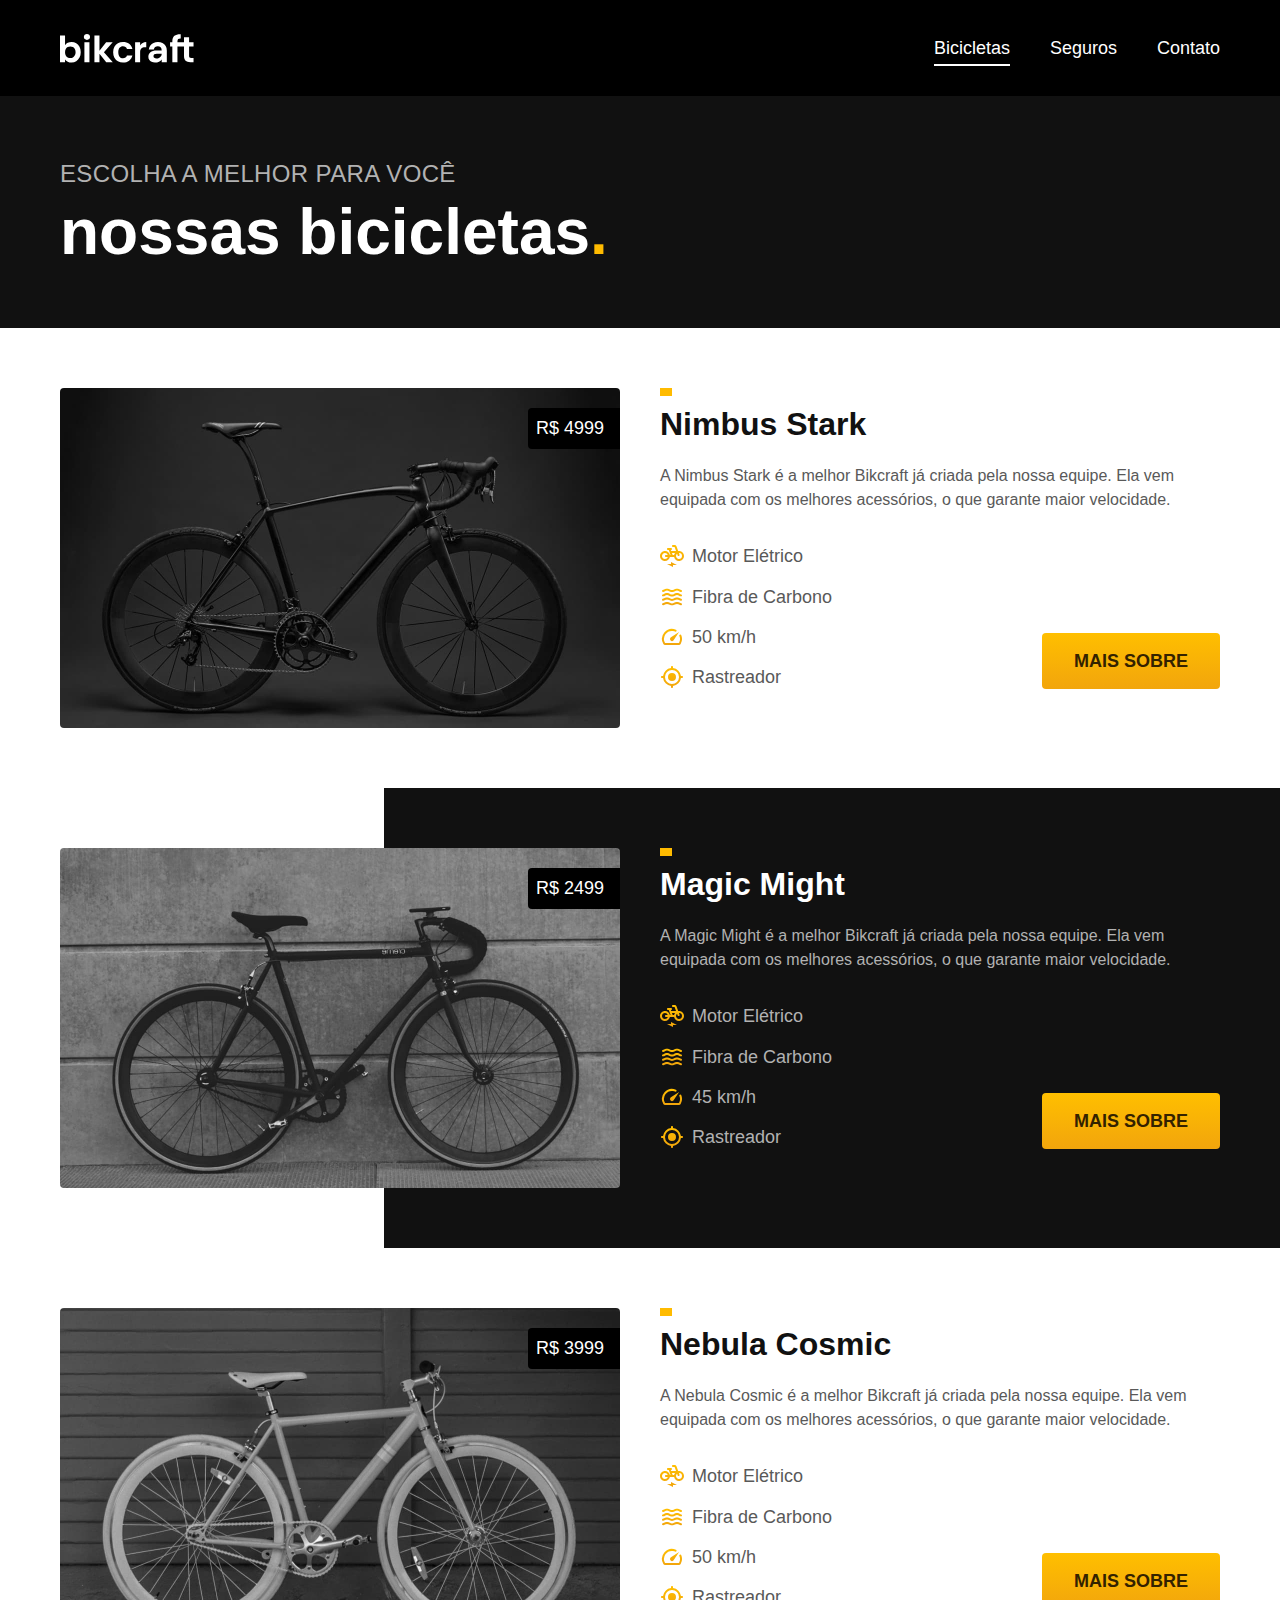
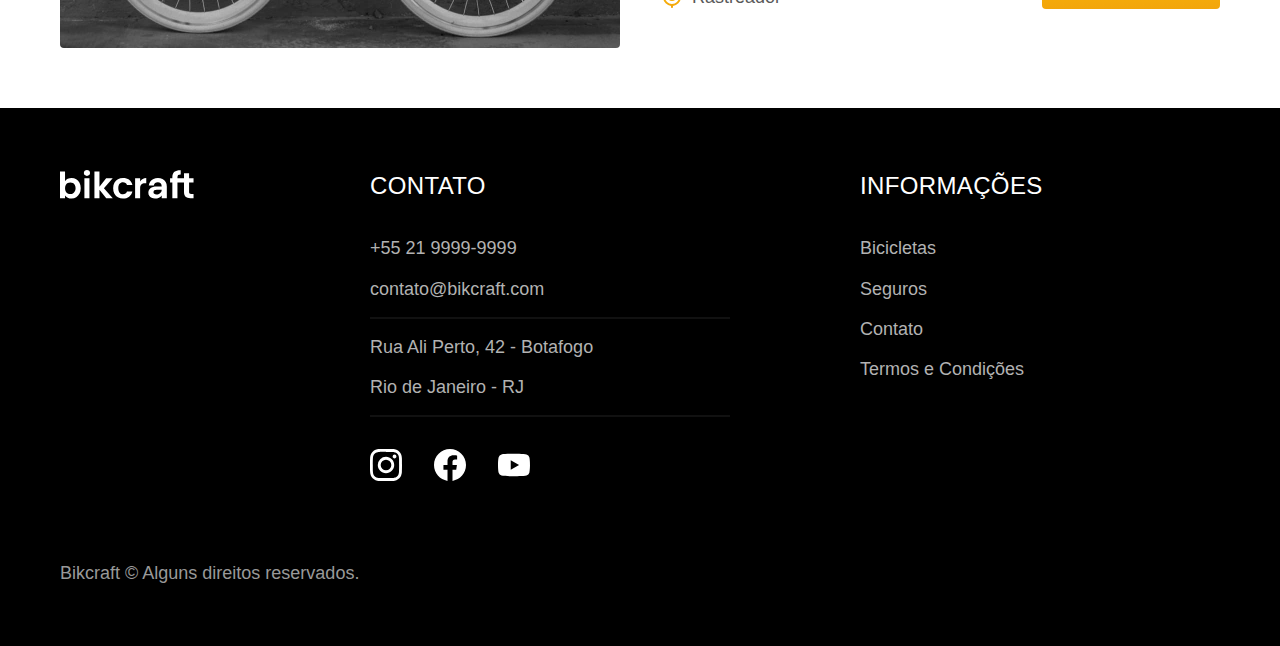
<file: bicicletas.html>
<!DOCTYPE html>
<html lang="pt-br">

<head>
  <meta charset="UTF-8">
  <meta name="viewport" content="width=device-width, initial-scale=1.0">

  <title>Bicicletas | Bikcraft</title>
  <meta name="description" content="Bicicletas">

  <link rel="stylesheet" href="./css/style.css">
  <script>
    document.documentElement.classList.add('js');
  </script>
</head>

<body id="bicicletas">
  <header class="header-bg">
    <div class="header container">
      <a href="./">
        <img src="./img/bikcraft.svg" alt="Bikcraft">
      </a>

      <nav aria-label="primaria">
        <ul class="header-menu font-1-m cor-0">
          <li><a href="./bicicletas.html">Bicicletas</a></li>
          <li><a href="./seguros.html">Seguros</a></li>
          <li><a href="./contato.html">Contato</a></li>
        </ul>
      </nav>
    </div>
  </header>

  <main>
    <div class="titulo-bg">
      <div class="titulo container">
        <p class="font-2-l-b cor-5">Escolha a melhor para você</p>
        <h1 class="font-1-xxl cor-0">nossas bicicletas<span class="cor-p1">.</span></h1>
      </div>
    </div>

    <div class="bicicletas container">
      <div class="bicicletas-imagem">
        <img src="./img/bicicletas/nimbus.jpg" alt="Bicicleta preta">
        <span class="font-2-m cor-0">R$ 4999</span>
      </div>
      <div class="bicicletas-conteudo">
        <h2 class="font-1-xl">Nimbus Stark</h2>
        <p class="font-2-s cor-8">A Nimbus Stark é a melhor Bikcraft já criada pela nossa equipe. Ela vem equipada com os melhores acessórios, o que garante maior velocidade.</p>
        <ul class="font-1-m cor-8">
          <li>
            <img src="./img/icones/eletrica.svg" alt="">
            Motor Elétrico
          </li>
          <li>
            <img src="./img/icones/carbono.svg" alt="">
            Fibra de Carbono
          </li>
          <li>
            <img src="./img/icones/velocidade.svg" alt="">
            50 km/h
          </li>
          <li>
            <img src="./img/icones/rastreador.svg" alt="">
            Rastreador
          </li>
        </ul>
        <a class="botao seta" href="./bicicletas/nimbus.html">Mais Sobre</a>
      </div>
    </div>

    <div class="bicicletas-bg">
      <div class="bicicletas container">
        <div class="bicicletas-imagem">
          <img src="./img/bicicletas/magic.jpg" alt="Bicicleta preta">
          <span class="font-2-m cor-0">R$ 2499</span>
        </div>
        <div class="bicicletas-conteudo">
          <h2 class="font-1-xl cor-0">Magic Might</h2>
          <p class="font-2-s cor-5">A Magic Might é a melhor Bikcraft já criada pela nossa equipe. Ela vem equipada com os melhores acessórios, o que garante maior velocidade.</p>
          <ul class="font-1-m cor-5">
            <li>
              <img src="./img/icones/eletrica.svg" alt="">
              Motor Elétrico
            </li>
            <li>
              <img src="./img/icones/carbono.svg" alt="">
              Fibra de Carbono
            </li>
            <li>
              <img src="./img/icones/velocidade.svg" alt="">
              45 km/h
            </li>
            <li>
              <img src="./img/icones/rastreador.svg" alt="">
              Rastreador
            </li>
          </ul>
          <a class="botao seta" href="./bicicletas/magic.html">Mais Sobre</a>
        </div>
      </div>
    </div>

    <div class="bicicletas container">
      <div class="bicicletas-imagem">
        <img src="./img/bicicletas/nebula.jpg" alt="Bicicleta preta">
        <span class="font-2-m cor-0">R$ 3999</span>
      </div>
      <div class="bicicletas-conteudo">
        <h2 class="font-1-xl">Nebula Cosmic</h2>
        <p class="font-2-s cor-8">A Nebula Cosmic é a melhor Bikcraft já criada pela nossa equipe. Ela vem equipada com os melhores acessórios, o que garante maior velocidade.</p>
        <ul class="font-1-m cor-8">
          <li>
            <img src="./img/icones/eletrica.svg" alt="">
            Motor Elétrico
          </li>
          <li>
            <img src="./img/icones/carbono.svg" alt="">
            Fibra de Carbono
          </li>
          <li>
            <img src="./img/icones/velocidade.svg" alt="">
            50 km/h
          </li>
          <li>
            <img src="./img/icones/rastreador.svg" alt="">
            Rastreador
          </li>
        </ul>
        <a class="botao seta" href="./bicicletas/nebula.html">Mais Sobre</a>
      </div>
    </div>

  </main>

  <footer class="footer-bg">
    <div class="footer container">
      <img src="./img/bikcraft.svg" alt="Bikcraft">
      <div class="footer-contato">
        <h3 class="font-2-l-b cor-0">Contato</h3>
        <ul class="font-2-m cor-5">
          <li><a href="tel:+552199999999">+55 21 9999-9999</a></li>
          <li><a href="mailto:contato@bikcraft.com">contato@bikcraft.com</a></li>
          <li>Rua Ali Perto, 42 - Botafogo</li>
          <li>Rio de Janeiro - RJ</li>
        </ul>
        <div class="footer-redes">
          <a href="./">
            <img src="./img/redes/instagram.svg" alt="Instagram">
          </a>
          <a href="./">
            <img src="./img/redes/facebook.svg" alt="Facebook">
          </a>
          <a href="./">
            <img src="./img/redes/youtube.svg" alt="Youtube">
          </a>
        </div>
      </div>
      <div class="footer-informacoes">
        <h3 class="font-2-l-b cor-0">Informações</h3>
        <nav>
          <ul class="font-1-m cor-5">
            <li><a href="./bicicletas.html">Bicicletas</a></li>
            <li><a href="./seguros.html">Seguros</a></li>
            <li><a href="./contato.html">Contato</a></li>
            <li><a href="./termos.html">Termos e Condições</a></li>
          </ul>
        </nav>
      </div>
      <p class="footer-copy font-2-m cor-6">Bikcraft © Alguns direitos reservados.</p>
    </div>
  </footer>
  <script src="./js/script.js"></script>
</body>

</html>
</file>
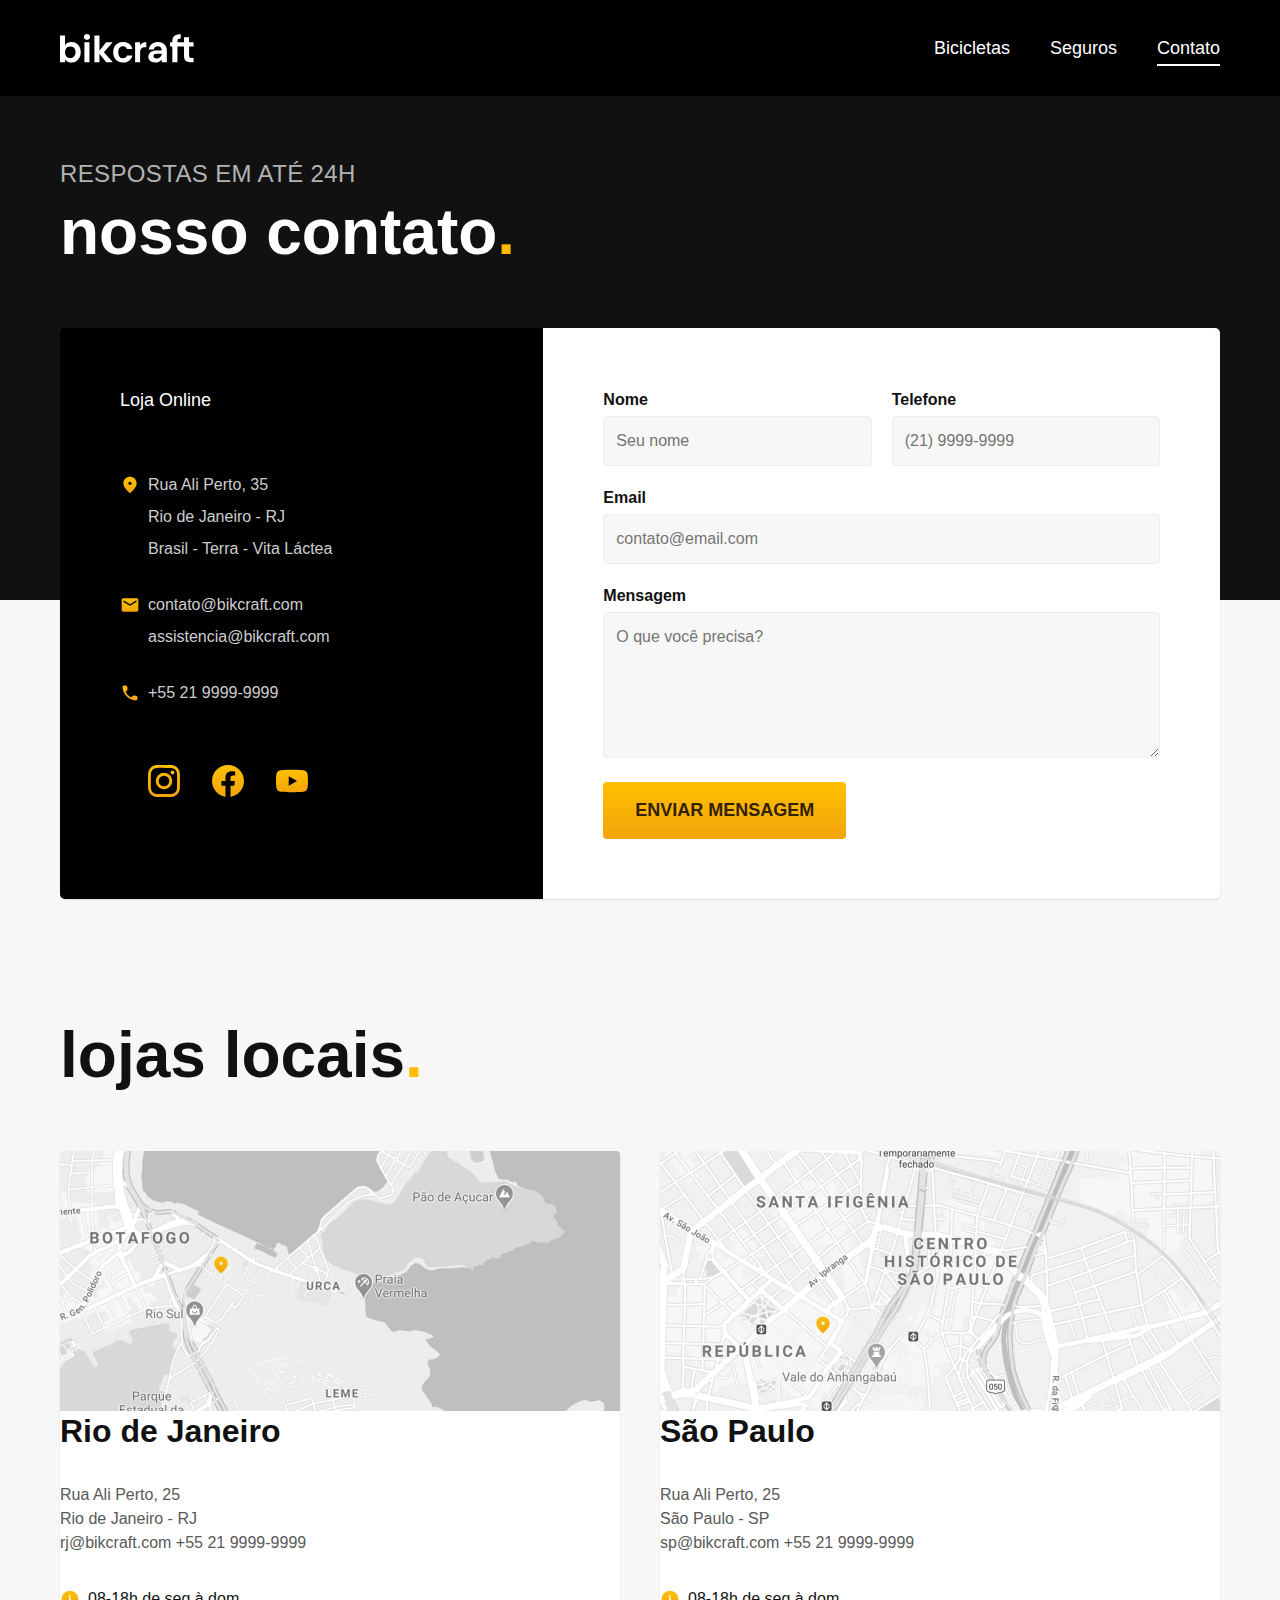
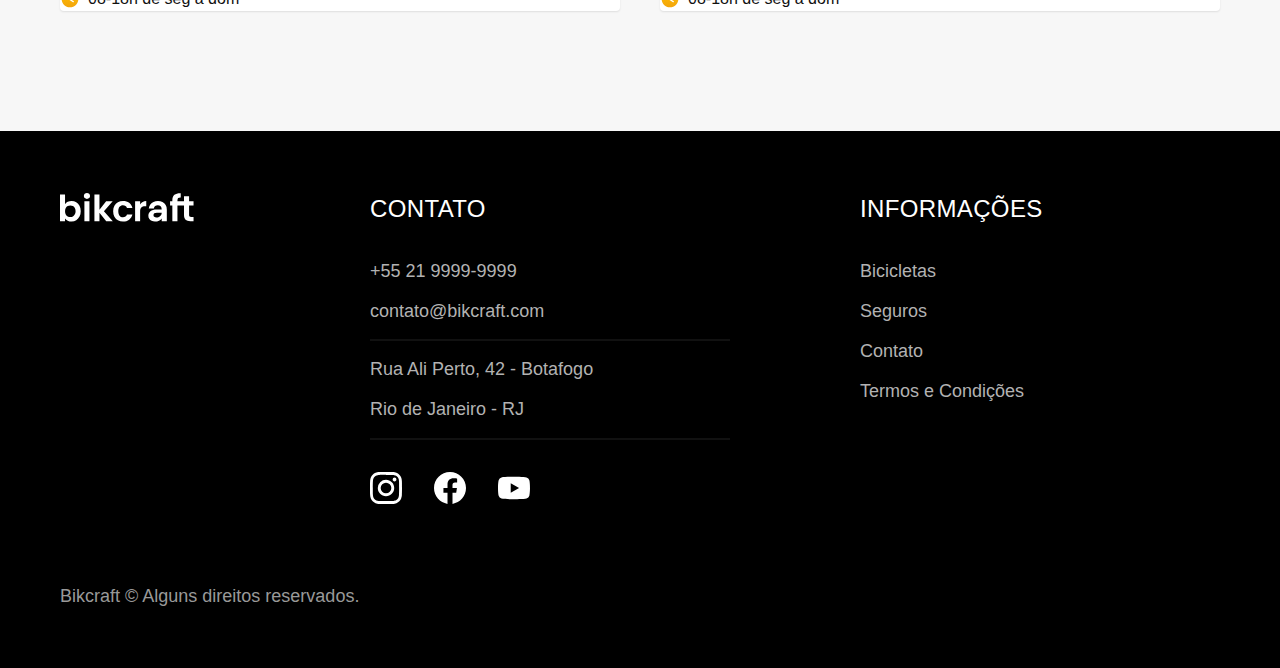
<file: contato.html>
<!DOCTYPE html>
<html lang="pt-br">

<head>
  <meta charset="UTF-8">
  <meta name="viewport" content="width=device-width, initial-scale=1.0">

  <title>Contato | Bikcraft</title>
  <meta name="description" content="Contato.">

  <link rel="stylesheet" href="./css/style.css">
  <script>
    document.documentElement.classList.add('js');
  </script>
</head>

<body id="contato">
  <header class="header-bg">
    <div class="header container">
      <a href="./">
        <img src="./img/bikcraft.svg" alt="Bikcraft">
      </a>

      <nav aria-label="primaria">
        <ul class="header-menu font-1-m cor-0">
          <li><a href="./bicicletas.html">Bicicletas</a></li>
          <li><a href="./seguros.html">Seguros</a></li>
          <li><a href="./contato.html">Contato</a></li>
        </ul>
      </nav>
    </div>
  </header>

  <main>
    <div class="titulo-bg">
      <div class="titulo container">
        <p class="font-2-l-b cor-5">Respostas em até 24h</p>
        <h1 class="font-1-xxl cor-0">nosso contato<span class="cor-p1">.</span></h1>
      </div>
    </div>

    <div class="contato container">
      <section class="contato-dados" aria-label="Endereço">
        <h2 class="font-1-m cor-0">Loja Online</h2>
        <div class="contato-endereco font-2-s cor-4">
          <p>Rua Ali Perto, 35</p>
          <p>Rio de Janeiro - RJ</p>
          <p>Brasil - Terra - Vita Láctea</p>
        </div>
        <address class="contato-meios font-2-s cor-4">
          <a href="mailto:contato@bikcraft.com">contato@bikcraft.com</a>
          <a href="mailto:assistencia@bikcraft.com">assistencia@bikcraft.com</a>
          <a href="tel:+552199999999">+55 21 9999-9999</a>
        </address>
        <div class="contato-redes">
          <a href="./">
            <img src="./img/redes/instagram-p.svg" alt="Instagram">
          </a>
          <a href="./">
            <img src="./img/redes/facebook-p.svg" alt="Facebook">
          </a>
          <a href="./">
            <img src="./img/redes/youtube-p.svg" alt="Youtube">
          </a>
        </div>
      </section>
      <section class="contato-formulario" aria-label="Formulário">
        <form class="form" action="./contato.html">
          <div>
            <label for="nome">Nome</label>
            <input type="text" id="nome" name="nome" placeholder="Seu nome">
          </div>
          <div>
            <label for="telefone">Telefone</label>
            <input type="text" id="telefone" name="telefone" placeholder="(21) 9999-9999">
          </div>
          <div class="col-2">
            <label for="email">Email</label>
            <input type="email" id="email" name="email" placeholder="contato@email.com">
          </div>
          <div class="col-2">
            <label for="mensagem">Mensagem</label>
            <textarea rows="5" id="mensagem" name="mensagem" placeholder="O que você precisa?"></textarea>
          </div>
          <button class="botao col-2">Enviar Mensagem</button>
        </form>
      </section>
    </div>
  </main>

  <article class="lojas container">
    <h2 class="font-1-xxl">lojas locais<span class="cor-p1">.</span></h2>
    <div class="lojas-item">
      <img src="./img/lojas/rj.jpg" alt="Marca marcando o endereço em Rua Ali Perto 25 - Rio de Janeiro - RJ">
      <div class="lojas-conteudo">
        <h3 class="font-1-xl">Rio de Janeiro</h3>
        <div class="loja-dados font-2-s cor-8">
          <p>Rua Ali Perto, 25</p>
          <p>Rio de Janeiro - RJ</p>
          <a href="mailto:rj@bikcraft.com">rj@bikcraft.com</a>
          <a href="tel:+552199999999">+55 21 9999-9999</a>
        </div>
        <p class="lojas-tempo font-1-s"><img src="./img/icones/horario.svg" alt="">08-18h de seg à dom</p>
      </div>
    </div>
    <div class="lojas-item">
      <img src="./img/lojas/sp.jpg" alt="Marca marcando o endereço em Rua Ali Perto 25 - São Paulo - SP">
      <div class="lojas-conteudo">
        <h3 class="font-1-xl">São Paulo</h3>
        <div class="loja-dados font-2-s cor-8">
          <p>Rua Ali Perto, 25</p>
          <p>São Paulo - SP</p>
          <a href="mailto:rj@bikcraft.com">sp@bikcraft.com</a>
          <a href="tel:+552199999999">+55 21 9999-9999</a>
        </div>
        <p class="lojas-tempo font-1-s"><img src="./img/icones/horario.svg" alt="">08-18h de seg à dom</p>
      </div>
    </div>
  </article>

  <footer class="footer-bg">
    <div class="footer container">
      <img src="./img/bikcraft.svg" alt="Bikcraft">
      <div class="footer-contato">
        <h3 class="font-2-l-b cor-0">Contato</h3>
        <ul class="font-2-m cor-5">
          <li><a href="tel:+552199999999">+55 21 9999-9999</a></li>
          <li><a href="mailto:contato@bikcraft.com">contato@bikcraft.com</a></li>
          <li>Rua Ali Perto, 42 - Botafogo</li>
          <li>Rio de Janeiro - RJ</li>
        </ul>
        <div class="footer-redes">
          <a href="./">
            <img src="./img/redes/instagram.svg" alt="Instagram">
          </a>
          <a href="./">
            <img src="./img/redes/facebook.svg" alt="Facebook">
          </a>
          <a href="./">
            <img src="./img/redes/youtube.svg" alt="Youtube">
          </a>
        </div>
      </div>
      <div class="footer-informacoes">
        <h3 class="font-2-l-b cor-0">Informações</h3>
        <nav>
          <ul class="font-1-m cor-5">
            <li><a href="./bicicletas.html">Bicicletas</a></li>
            <li><a href="./seguros.html">Seguros</a></li>
            <li><a href="./contato.html">Contato</a></li>
            <li><a href="./termos.html">Termos e Condições</a></li>
          </ul>
        </nav>
      </div>
      <p class="footer-copy font-2-m cor-6">Bikcraft © Alguns direitos reservados.</p>
    </div>
  </footer>
  <script src="./js/script.js"></script>
</body>

</html>
</file>
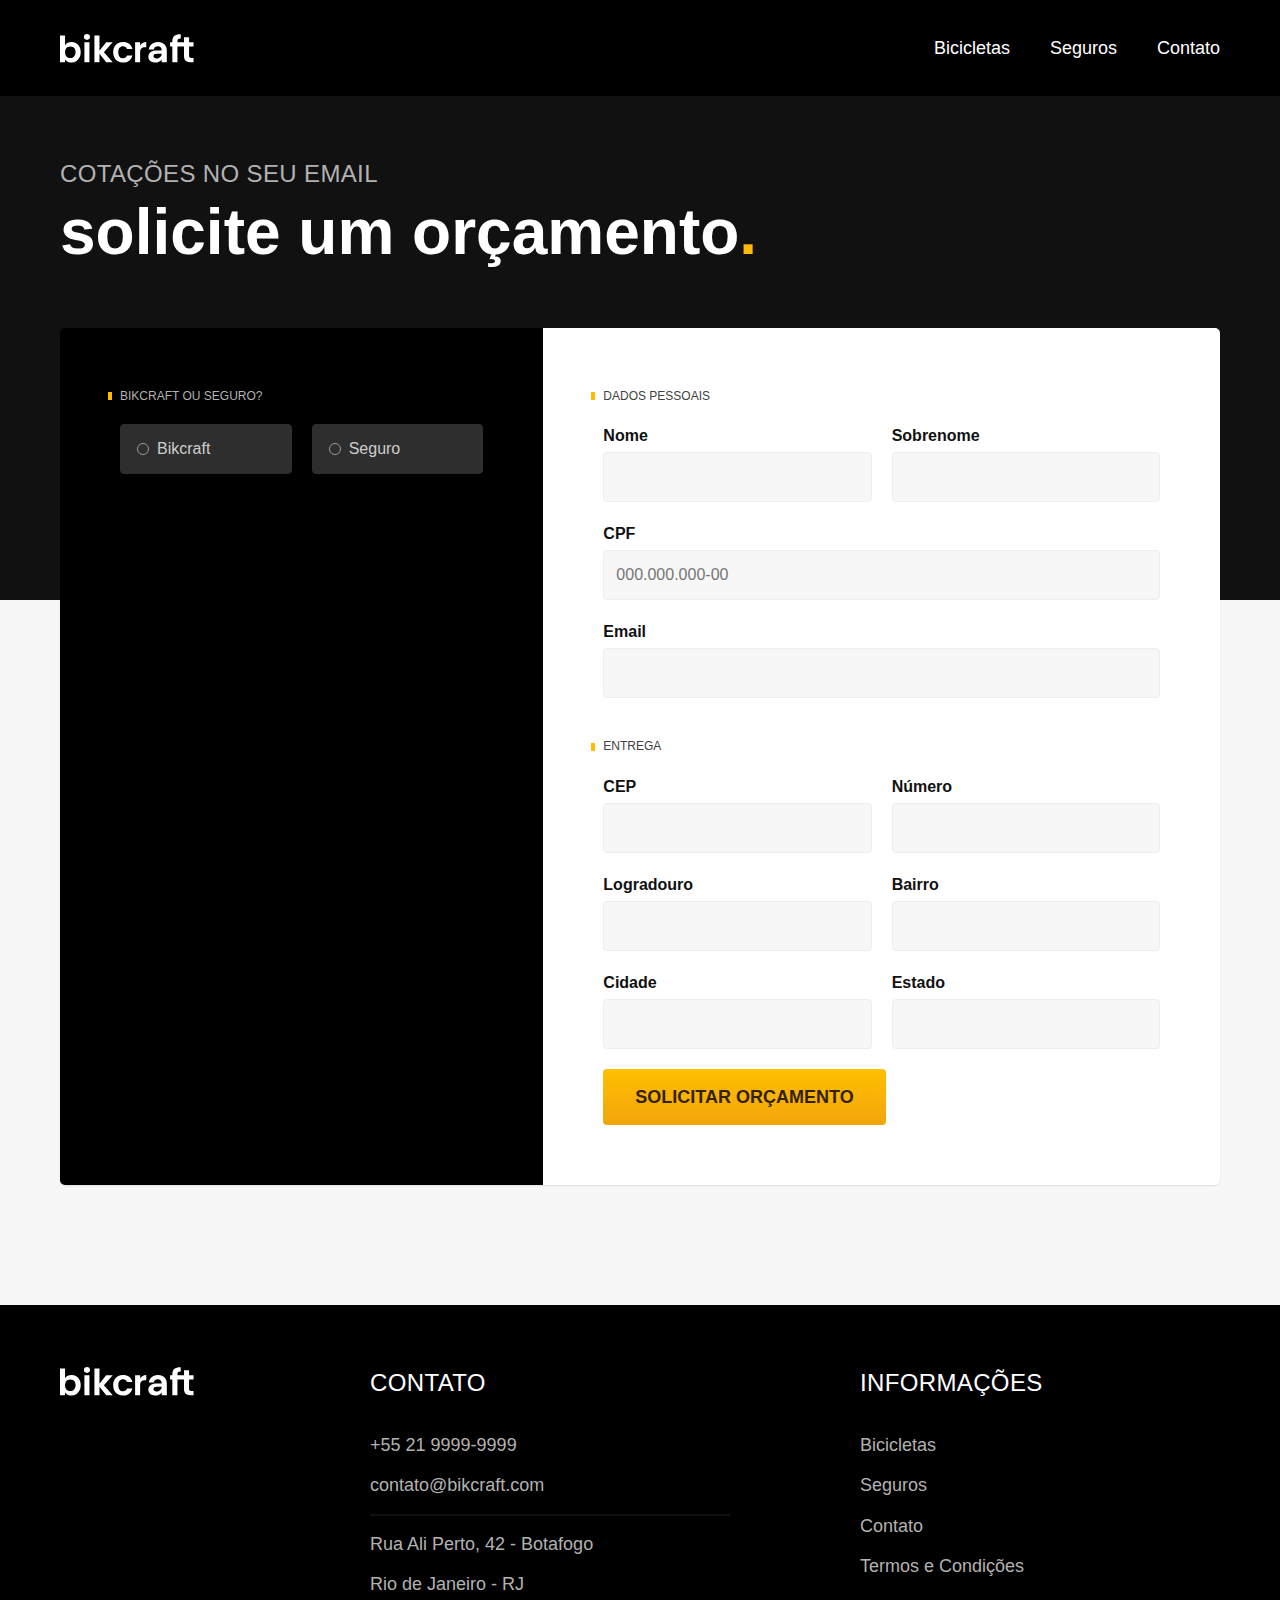
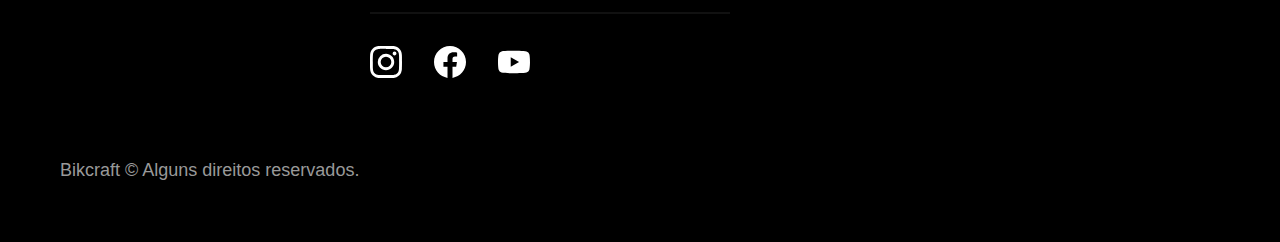
<file: orcamento.html>
<!DOCTYPE html>
<html lang="pt-br">

<head>
  <meta charset="UTF-8">
  <meta name="viewport" content="width=device-width, initial-scale=1.0">

  <title>Orçamento | Bikcraft</title>
  <meta name="description" content="Orçamento.">

  <link rel="stylesheet" href="./css/style.css">
  <script>
    document.documentElement.classList.add('js');
  </script>
</head>

<body id="orcamento">
  <header class="header-bg">
    <div class="header container">
      <a href="./">
        <img src="./img/bikcraft.svg" alt="Bikcraft">
      </a>

      <nav aria-label="primaria">
        <ul class="header-menu font-1-m cor-0">
          <li><a href="./bicicletas.html">Bicicletas</a></li>
          <li><a href="./seguros.html">Seguros</a></li>
          <li><a href="./contato.html">Contato</a></li>
        </ul>
      </nav>
    </div>
  </header>

  <main>
    <div class="titulo-bg">
      <div class="titulo container">
        <p class="font-2-l-b cor-5">Cotações no seu email</p>
        <h1 class="font-1-xxl cor-0">solicite um orçamento<span class="cor-p1">.</span></h1>
      </div>
    </div>

    <form class="orcamento container" action="./orcamento.html">
      <div class="orcamento-produto">
        <h2 class="font-1-xs cor-5">Bikcraft ou Seguro?</h2>

        <input type="radio" name="tipo" value="bikcraft" id="bikcraft">
        <label for="bikcraft">Bikcraft</label>

        <input type="radio" name="tipo" value="seguro" id="seguro">
        <label for="seguro">Seguro</label>

        <div class="orcamento-conteudo" id="orcamento-bikcraft">
          <h2 class="font-1-xs cor-5">Escolha a sua</h2>

          <input type="radio" name="produto" value="nimbus" id="nimbus">
          <label for="nimbus">Nimbus Stark <span>R$ 4999</span></label>
          <div class="orcamento-detalhes">
            <ul class="font-1-xs cor-8">
              <li><img src="./img/icones/eletrica.svg" alt=""> Motor Elétrico</li>
              <li><img src="./img/icones/carbono.svg" alt=""> Fibra de Carbono</li>
              <li><img src="./img/icones/velocidade.svg" alt=""> 50 km/h</li>
              <li><img src="./img/icones/rastreador.svg" alt=""> Rastreador</li>
            </ul>
            <img src="./img/bicicletas/nimbus.jpg" alt="Bicicleta preta">
          </div>

          <input type="radio" name="produto" value="magic" id="magic">
          <label for="magic">Magic Might <span>R$ 2499</span></label>
          <div class="orcamento-detalhes">
            <ul class="font-1-xs cor-8">
              <li><img src="./img/icones/eletrica.svg" alt=""> Motor Elétrico</li>
              <li><img src="./img/icones/carbono.svg" alt=""> Fibra de Carbono</li>
              <li><img src="./img/icones/velocidade.svg" alt=""> 45 km/h</li>
              <li><img src="./img/icones/rastreador.svg" alt=""> Rastreador</li>
            </ul>
            <img src="./img/bicicletas/magic.jpg" alt="Bicicleta preta">
          </div>

          <input type="radio" name="produto" value="nebula" id="nebula">
          <label for="nebula">Nebula Cosmic <span>R$ 3999</span></label>
          <div class="orcamento-detalhes">
            <ul class="font-1-xs cor-8">
              <li><img src="./img/icones/eletrica.svg" alt=""> Motor Elétrico</li>
              <li><img src="./img/icones/carbono.svg" alt=""> Fibra de Carbono</li>
              <li><img src="./img/icones/velocidade.svg" alt=""> 40 km/h</li>
              <li><img src="./img/icones/rastreador.svg" alt=""> Rastreador</li>
            </ul>
            <img src="./img/bicicletas/nebula.jpg" alt="Bicicleta branca">
          </div>

        </div>

        <div class="orcamento-conteudo" id="orcamento-seguro">
          <h2 class="font-1-xs cor-5">Escolha o plano</h2>

          <input type="radio" name="produto" value="prata" id="prata">
          <label for="prata">Prata <span>R$ 199</span></label>

          <input type="radio" name="produto" value="ouro" id="ouro">
          <label for="ouro">Ouro <span>R$ 299</span></label>
        </div>
      </div>
      <div class="orcamento-dados form">
        <h2 class="font-1-xs cor-9 col-2">dados pessoais</h2>
        <div>
          <label for="nome">Nome</label>
          <input type="text" id="nome" name="nome">
        </div>
        <div>
          <label for="sobrenome">Sobrenome</label>
          <input type="text" id="sobrenome" name="sobrenome">
        </div>
        <div class="col-2">
          <label for="cpf">CPF</label>
          <input type="text" id="cpf" name="cpf" placeholder="000.000.000-00">
        </div>
        <div class="col-2">
          <label for="email">Email</label>
          <input type="email" id="email" name="email">
        </div>
        <h2 class="font-1-xs cor-9 col-2">entrega</h2>
        <div>
          <label for="cep">CEP</label>
          <input type="text" id="cep" name="cep">
        </div>
        <div>
          <label for="numero">Número</label>
          <input type="text" id="numero" name="numero">
        </div>
        <div>
          <label for="logradouro">Logradouro</label>
          <input type="text" id="logradouro" name="logradouro">
        </div>
        <div>
          <label for="bairro">Bairro</label>
          <input type="text" id="bairro" name="bairro">
        </div>
        <div>
          <label for="cidade">Cidade</label>
          <input type="text" id="cidade" name="cidade">
        </div>
        <div>
          <label for="estado">Estado</label>
          <input type="text" id="estado" name="estado">
        </div>
        <button class="botao col-2">Solicitar Orçamento</button>
      </div>
    </form>
  </main>

  <footer class="footer-bg">
    <div class="footer container">
      <img src="./img/bikcraft.svg" alt="Bikcraft">
      <div class="footer-contato">
        <h3 class="font-2-l-b cor-0">Contato</h3>
        <ul class="font-2-m cor-5">
          <li><a href="tel:+552199999999">+55 21 9999-9999</a></li>
          <li><a href="mailto:contato@bikcraft.com">contato@bikcraft.com</a></li>
          <li>Rua Ali Perto, 42 - Botafogo</li>
          <li>Rio de Janeiro - RJ</li>
        </ul>
        <div class="footer-redes">
          <a href="./">
            <img src="./img/redes/instagram.svg" alt="Instagram">
          </a>
          <a href="./">
            <img src="./img/redes/facebook.svg" alt="Facebook">
          </a>
          <a href="./">
            <img src="./img/redes/youtube.svg" alt="Youtube">
          </a>
        </div>
      </div>
      <div class="footer-informacoes">
        <h3 class="font-2-l-b cor-0">Informações</h3>
        <nav>
          <ul class="font-1-m cor-5">
            <li><a href="./bicicletas.html">Bicicletas</a></li>
            <li><a href="./seguros.html">Seguros</a></li>
            <li><a href="./contato.html">Contato</a></li>
            <li><a href="./termos.html">Termos e Condições</a></li>
          </ul>
        </nav>
      </div>
      <p class="footer-copy font-2-m cor-6">Bikcraft © Alguns direitos reservados.</p>
    </div>
  </footer>
  <script src="./js/script.js"></script>
</body>

</html>
</file>
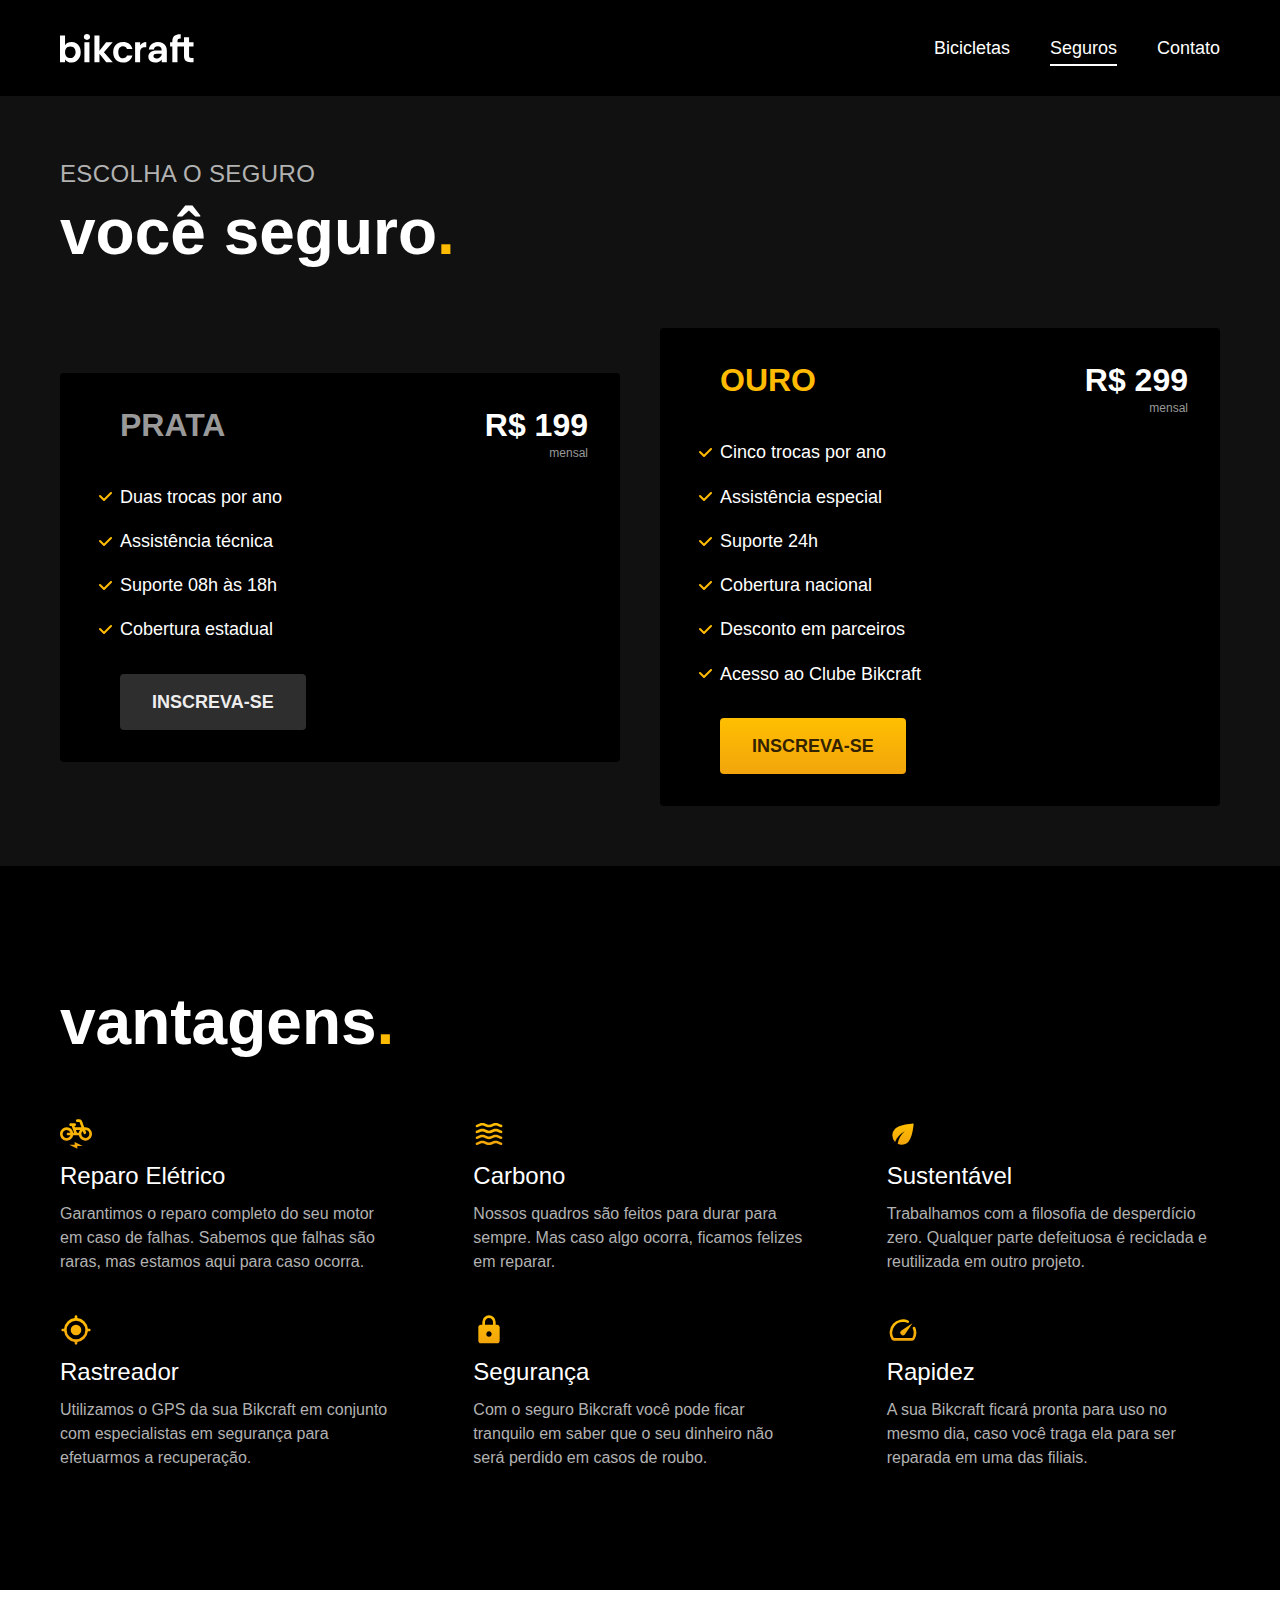
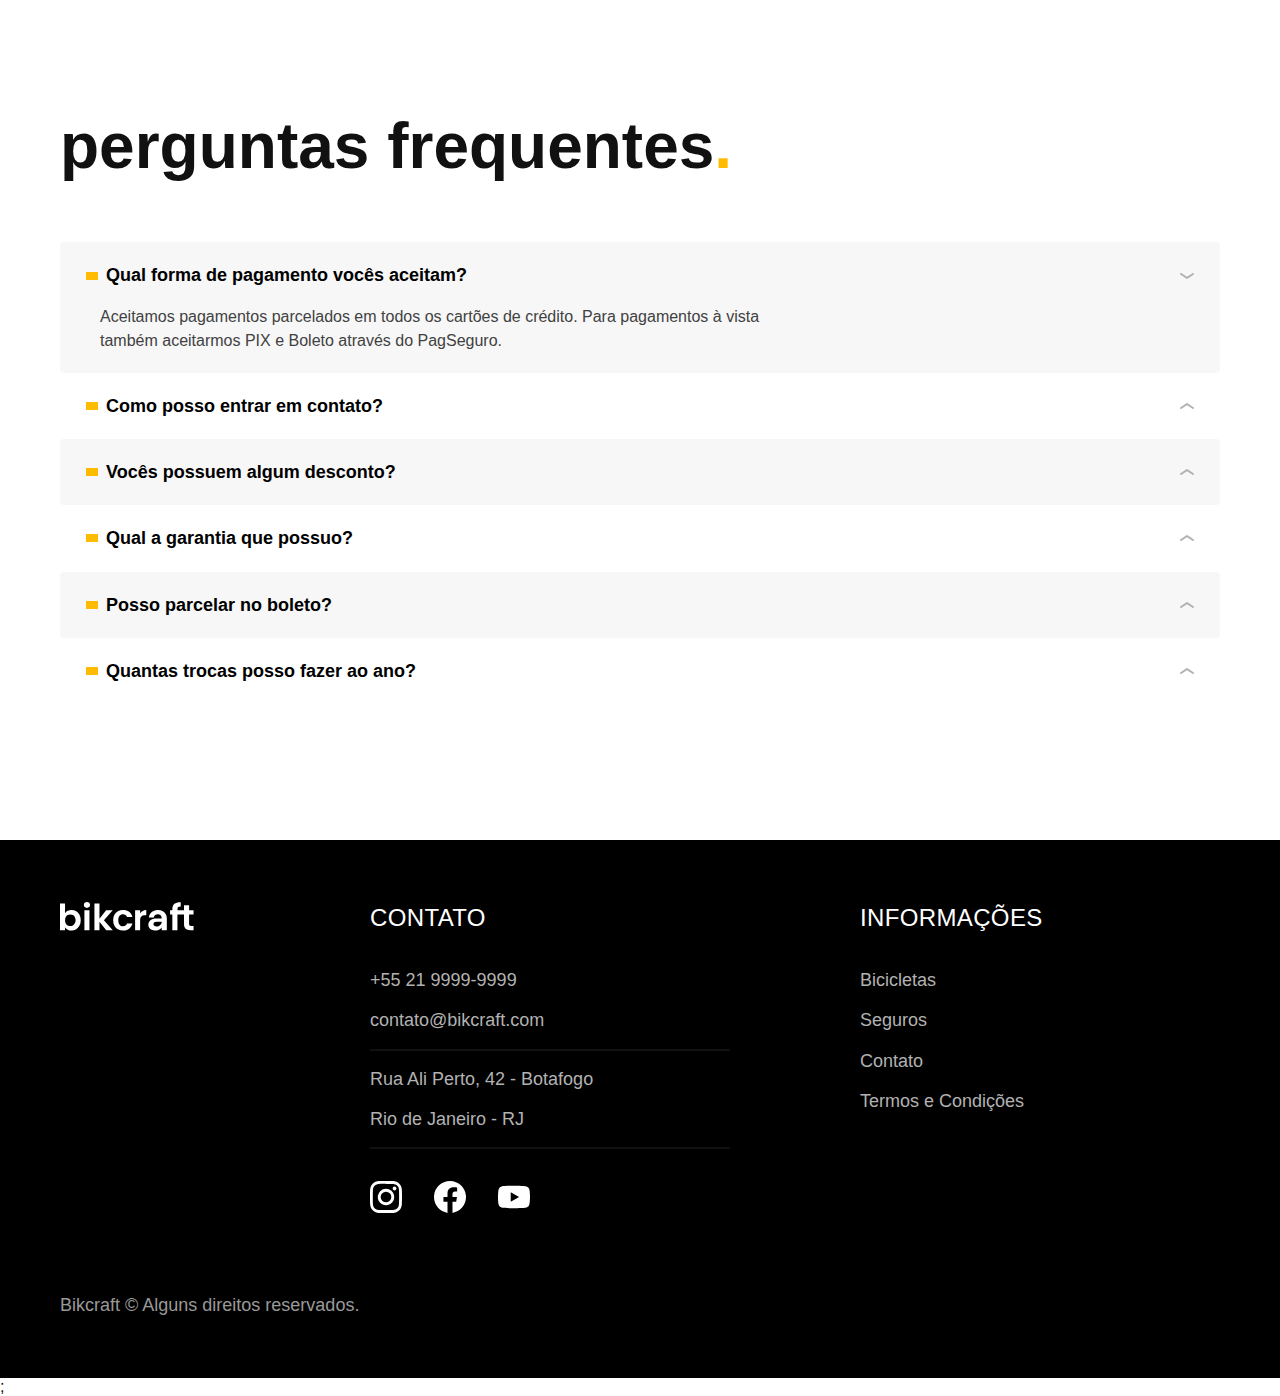
<file: seguros.html>
<!DOCTYPE html>
<html lang="pt-br">

<head>
  <meta charset="UTF-8">
  <meta name="viewport" content="width=device-width, initial-scale=1.0">

  <title>Seguros | Bikcraft</title>
  <meta name="description" content="Seguros.">

  <link rel="preload" href="./css/style.css" as="style">
  <link rel="stylesheet" href="./css/style.css">
  <script>
    document.documentElement.classList.add('js');
  </script>
</head>

<body id="seguros">
  <header class="header-bg">
    <div class="header container">
      <a href="./">
        <img src="./img/bikcraft.svg" alt="Bikcraft">
      </a>

      <nav aria-label="primaria">
        <ul class="header-menu font-1-m cor-0">
          <li><a href="./bicicletas.html">Bicicletas</a></li>
          <li><a href="./seguros.html">Seguros</a></li>
          <li><a href="./contato.html">Contato</a></li>
        </ul>
      </nav>
    </div>
  </header>

  <main class="seguros-bg">
    <div class="titulo-bg">
      <div class="titulo container">
        <p class="font-2-l-b cor-5">Escolha o seguro</p>
        <h1 class="font-1-xxl cor-0">você seguro<span class="cor-p1">.</span></h1>
      </div>
    </div>

    <div class="seguros container">

      <div class="seguros-item" data-anime="200">
        <h3 class="font-1-xl cor-6">PRATA</h3>
        <span class="font-1-xl cor-0">R$ 199 <span class="font-1-xs cor-6">mensal</span></span>
        <ul class="font-2-m cor-0">
          <li>Duas trocas por ano</li>
          <li>Assistência técnica</li>
          <li>Suporte 08h às 18h</li>
          <li>Cobertura estadual</li>
        </ul>
        <a class="botao secundario" href="./orcamento.html?tipo=seguro&produto=prata">Inscreva-se</a>
      </div>

      <div class="seguros-item" data-anime="400">
        <h3 class="font-1-xl cor-p1">OURO</h3>
        <span class="font-1-xl cor-0">R$ 299 <span class="font-1-xs cor-6">mensal</span></span>
        <ul class="font-2-m cor-0">
          <li>Cinco trocas por ano</li>
          <li>Assistência especial</li>
          <li>Suporte 24h</li>
          <li>Cobertura nacional</li>
          <li>Desconto em parceiros</li>
          <li>Acesso ao Clube Bikcraft</li>
        </ul>
        <a class="botao" href="./orcamento.html?tipo=seguro&produto=ouro">Inscreva-se</a>
      </div>
    </div>
  </main>

  <article class="vantagens-bg">
    <div class="vantagens container">
      <h2 class="font-1-xxl cor-0">vantagens<span class="cor-p1">.</span></h2>
      <ul>
        <li>
          <img src="./img/icones/eletrica.svg" alt="">
          <h3 class="font-1-l cor-0">Reparo Elétrico</h3>
          <p class="font-2-s cor-5">Garantimos o reparo completo do seu motor em caso de falhas. Sabemos que falhas são raras, mas estamos aqui para caso ocorra.</p>
        </li>
        <li>
          <img src="./img/icones/carbono.svg" alt="">
          <h3 class="font-1-l cor-0">Carbono</h3>
          <p class="font-2-s cor-5">Nossos quadros são feitos para durar para sempre. Mas caso algo ocorra, ficamos felizes em reparar.</p>
        </li>
        <li>
          <img src="./img/icones/sustentavel.svg" alt="">
          <h3 class="font-1-l cor-0">Sustentável</h3>
          <p class="font-2-s cor-5">Trabalhamos com a filosofia de desperdício zero. Qualquer parte defeituosa é reciclada e reutilizada em outro projeto.</p>
        </li>
        <li>
          <img src="./img/icones/rastreador.svg" alt="">
          <h3 class="font-1-l cor-0">Rastreador</h3>
          <p class="font-2-s cor-5">Utilizamos o GPS da sua Bikcraft em conjunto com especialistas em segurança para efetuarmos a recuperação.</p>
        </li>
        <li>
          <img src="./img/icones/seguro.svg" alt="">
          <h3 class="font-1-l cor-0">Segurança</h3>
          <p class="font-2-s cor-5">Com o seguro Bikcraft você pode ficar tranquilo em saber que o seu dinheiro não será perdido em casos de roubo.</p>
        </li>
        <li>
          <img src="./img/icones/velocidade.svg" alt="">
          <h3 class="font-1-l cor-0">Rapidez</h3>
          <p class="font-2-s cor-5">A sua Bikcraft ficará pronta para uso no mesmo dia, caso você traga ela para ser reparada em uma das filiais.</p>
        </li>
      </ul>
    </div>
  </article>

  <article class="perguntas container">
    <h2 class="font-1-xxl">perguntas frequentes<span class="cor-p1">.</span></h2>

    <dl>
      <div>
        <dt><button class="font-1-m-b" aria-controls="pergunta1" aria-expanded="true">Qual forma de pagamento vocês aceitam?</button></dt>
        <dd id="pergunta1" class="font-2-s cor-9 ativa">Aceitamos pagamentos parcelados em todos os cartões de crédito. Para pagamentos à vista também aceitarmos PIX e Boleto através do PagSeguro.</dd>
      </div>
      <div>
        <dt><button class="font-1-m-b" aria-controls="pergunta2" aria-expanded="false">Como posso entrar em contato?</button></dt>
        <dd id="pergunta2" class="font-2-s cor-9">Aceitamos pagamentos parcelados em todos os cartões de crédito. Para pagamentos à vista também aceitarmos PIX e Boleto através do PagSeguro.</dd>
      </div>
      <div>
        <dt><button class="font-1-m-b" aria-controls="pergunta3" aria-expanded="false">Vocês possuem algum desconto?</button></dt>
        <dd id="pergunta3" class="font-2-s cor-9">Aceitamos pagamentos parcelados em todos os cartões de crédito. Para pagamentos à vista também aceitarmos PIX e Boleto através do PagSeguro.</dd>
      </div>
      <div>
        <dt><button class="font-1-m-b" aria-controls="pergunta4" aria-expanded="false">Qual a garantia que possuo?</button></dt>
        <dd id="pergunta4" class="font-2-s cor-9">Aceitamos pagamentos parcelados em todos os cartões de crédito. Para pagamentos à vista também aceitarmos PIX e Boleto através do PagSeguro.</dd>
      </div>
      <div>
        <dt><button class="font-1-m-b" aria-controls="pergunta5" aria-expanded="false">Posso parcelar no boleto?</button></dt>
        <dd id="pergunta5" class="font-2-s cor-9">Aceitamos pagamentos parcelados em todos os cartões de crédito. Para pagamentos à vista também aceitarmos PIX e Boleto através do PagSeguro.</dd>
      </div>
      <div>
        <dt><button class="font-1-m-b" aria-controls="pergunta6" aria-expanded="false">Quantas trocas posso fazer ao ano?</button></dt>
        <dd id="pergunta6" class="font-2-s cor-9">Aceitamos pagamentos parcelados em todos os cartões de crédito. Para pagamentos à vista também aceitarmos PIX e Boleto através do PagSeguro.</dd>
      </div>
    </dl>
  </article>

  <footer class="footer-bg">
    <div class="footer container">
      <img src="./img/bikcraft.svg" alt="Bikcraft">
      <div class="footer-contato">
        <h3 class="font-2-l-b cor-0">Contato</h3>
        <ul class="font-2-m cor-5">
          <li><a href="tel:+552199999999">+55 21 9999-9999</a></li>
          <li><a href="mailto:contato@bikcraft.com">contato@bikcraft.com</a></li>
          <li>Rua Ali Perto, 42 - Botafogo</li>
          <li>Rio de Janeiro - RJ</li>
        </ul>
        <div class="footer-redes">
          <a href="./">
            <img src="./img/redes/instagram.svg" alt="Instagram">
          </a>
          <a href="./">
            <img src="./img/redes/facebook.svg" alt="Facebook">
          </a>
          <a href="./">
            <img src="./img/redes/youtube.svg" alt="Youtube">
          </a>
        </div>
      </div>
      <div class="footer-informacoes">
        <h3 class="font-2-l-b cor-0">Informações</h3>
        <nav>
          <ul class="font-1-m cor-5">
            <li><a href="./bicicletas.html">Bicicletas</a></li>
            <li><a href="./seguros.html">Seguros</a></li>
            <li><a href="./contato.html">Contato</a></li>
            <li><a href="./termos.html">Termos e Condições</a></li>
          </ul>
        </nav>
      </div>
      <p class="footer-copy font-2-m cor-6">Bikcraft © Alguns direitos reservados.</p>
    </div>
  </footer>
  <script src="./js/plugins/simple-anime.js"></script>;
  <script src="./js/script.js"></script>
</body>

</html>
</file>
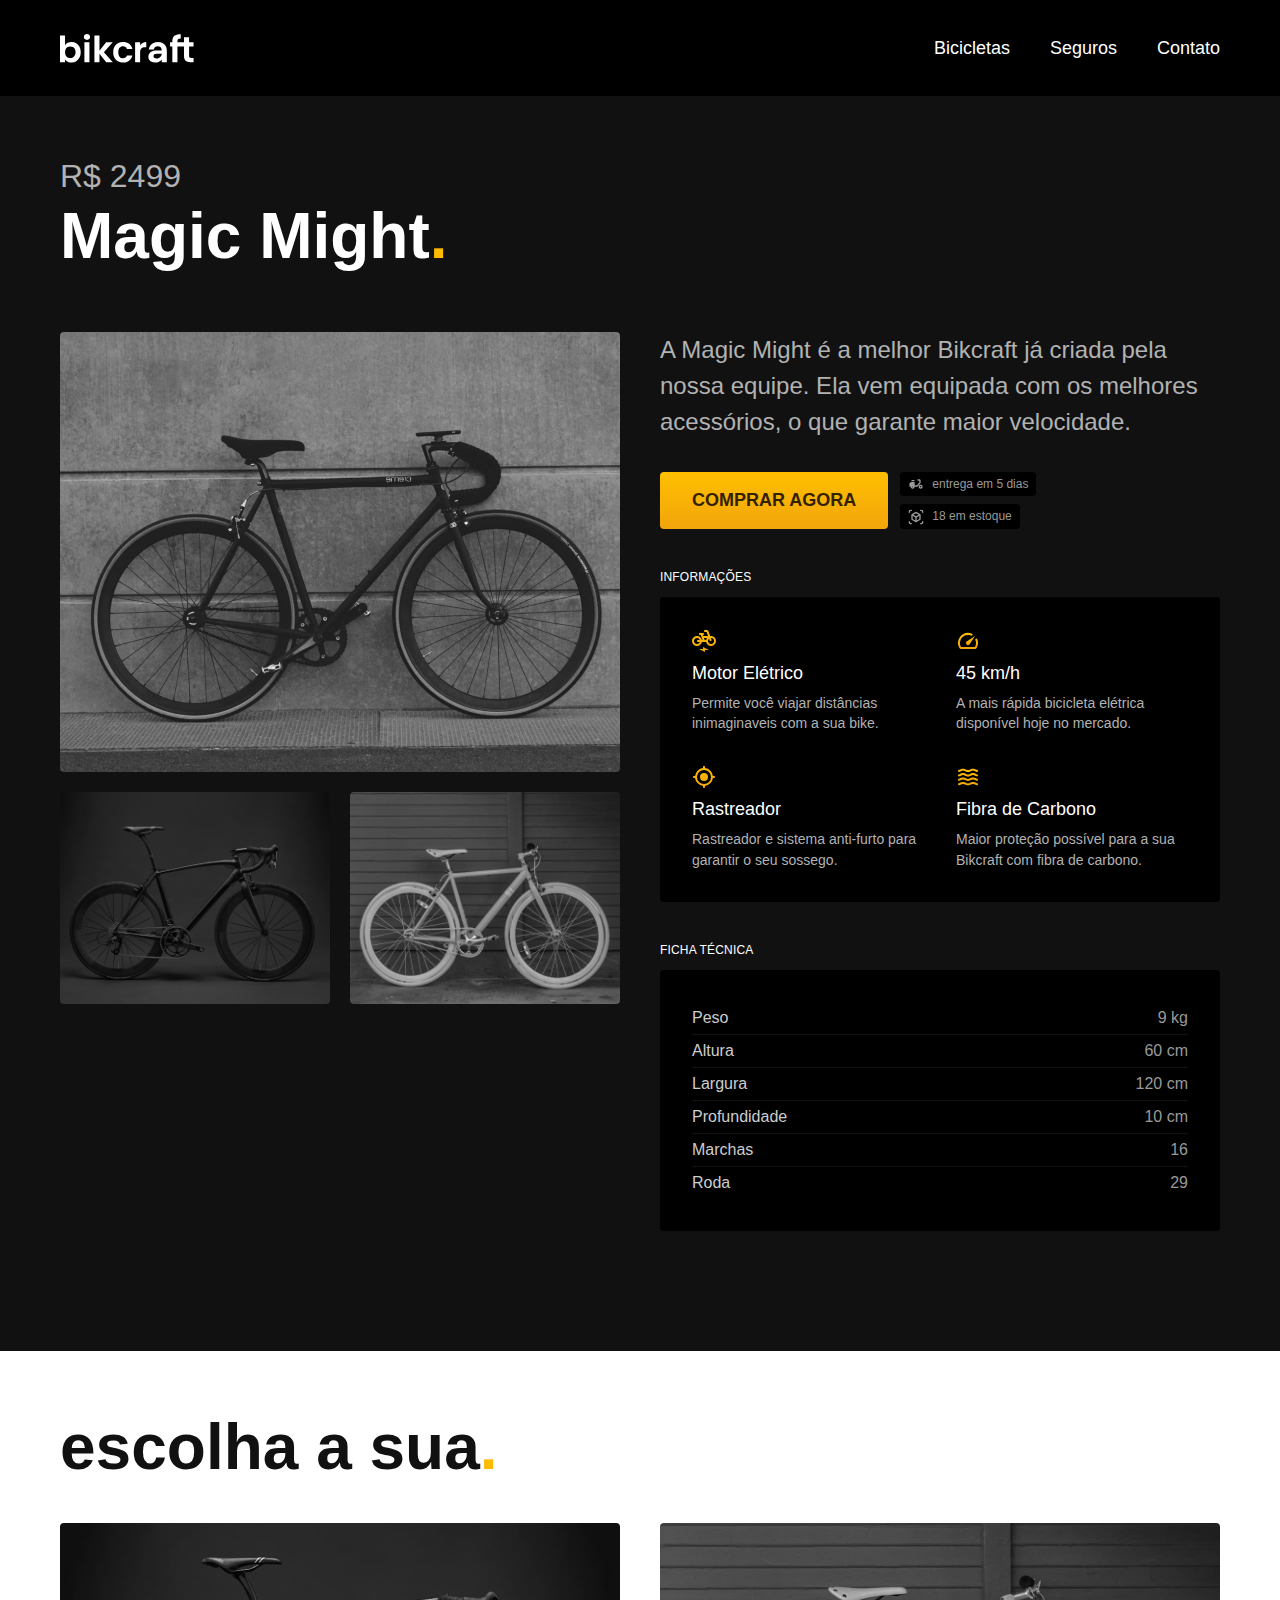
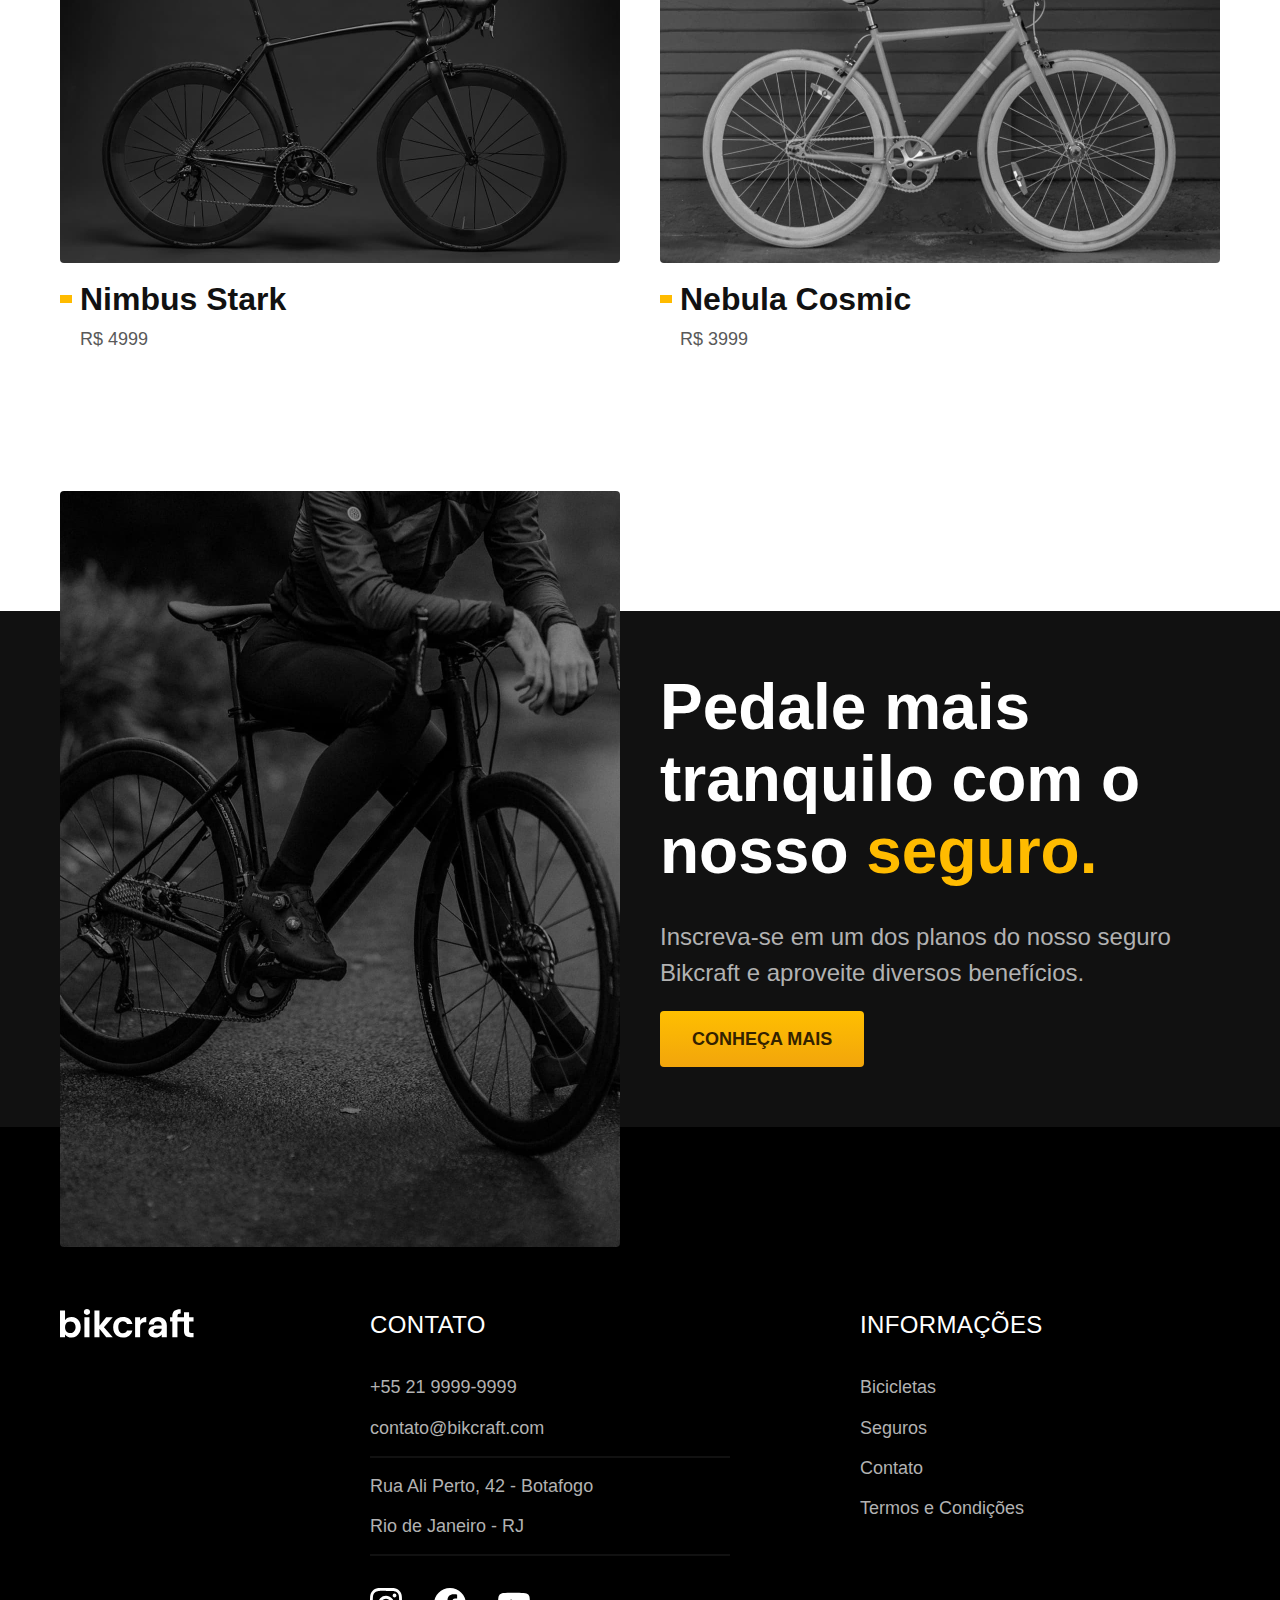
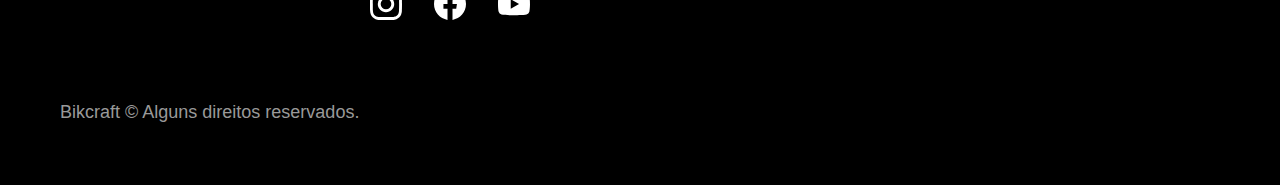
<file: bicicletas/magic.html>
<!DOCTYPE html>
<html lang="pt-br">

<head>
  <meta charset="UTF-8">
  <meta name="viewport" content="width=device-width, initial-scale=1.0">

  <title>Magic | Bikcraft</title>
  <meta name="description" content="Magic.">

  <link rel="stylesheet" href="../css/style.css">
  <script>
    document.documentElement.classList.add('js');
  </script>
</head>

<body id="bicicleta">
  <header class="header-bg">
    <div class="header container">
      <a href="../">
        <img src="../img/bikcraft.svg" alt="Bikcraft">
      </a>

      <nav aria-label="primaria">
        <ul class="header-menu font-1-m cor-0">
          <li><a href="../bicicletas.html">Bicicletas</a></li>
          <li><a href="../seguros.html">Seguros</a></li>
          <li><a href="../contato.html">Contato</a></li>
        </ul>
      </nav>
    </div>
  </header>

  <main class="titulo-bg">
    <div>
      <div class="titulo container">
        <p class="font-2-xl cor-5">R$ 2499</p>
        <h1 class="font-1-xxl cor-0">Magic Might<span class="cor-p1">.</span></h1>
      </div>
    </div>
    <div class="bicicleta container">
      <div class="bicicleta-imagens">
        <img src="../img/bicicleta/nimbus2.jpg" alt="">
        <img src="../img/bicicleta/nimbus1.jpg" alt="">
        <img src="../img/bicicleta/nimbus3.jpg" alt="">
      </div>
      <div class="bicicleta-conteudo">
        <p class="font-2-l cor-5">A Magic Might é a melhor Bikcraft já criada pela nossa equipe. Ela vem equipada com os melhores acessórios, o que garante maior velocidade.</p>
        <div class="bicicleta-comprar">
          <a class="botao" href="../orcamento.html?tipo=bikcraft&produto=magic">Comprar Agora</a>
          <span class="font-1-xs cor-6"><img src="../img/icones/entrega.svg" alt=""> entrega em 5 dias</span>
          <span class="font-1-xs cor-6"><img src="../img/icones/estoque.svg" alt=""> 18 em estoque</span>
        </div>

        <h2 class="font-1-xs cor-0">Informações</h2>
        <ul class="bicicleta-informacoes">
          <li>
            <img src="../img/icones/eletrica.svg" alt="">
            <h3 class="font-1-m cor-0">Motor Elétrico</h3>
            <p class="font-2-xs cor-5">Permite você viajar distâncias inimaginaveis com a sua bike.</p>
          </li>
          <li>
            <img src="../img/icones/velocidade.svg" alt="">
            <h3 class="font-1-m cor-0">45 km/h</h3>
            <p class="font-2-xs cor-5">A mais rápida bicicleta elétrica disponível hoje no mercado.</p>
          </li>
          <li>
            <img src="../img/icones/rastreador.svg" alt="">
            <h3 class="font-1-m cor-0">Rastreador</h3>
            <p class="font-2-xs cor-5">Rastreador e sistema anti-furto para garantir o seu sossego.</p>
          </li>
          <li>
            <img src="../img/icones/carbono.svg" alt="">
            <h3 class="font-1-m cor-0">Fibra de Carbono</h3>
            <p class="font-2-xs cor-5">Maior proteção possível para a sua Bikcraft com fibra de carbono.</p>
          </li>
        </ul>
        <h2 class="font-1-xs cor-0">Ficha Técnica</h2>
        <ul class="bicicleta-ficha font-2-s cor-4">
          <li>Peso <span>9 kg</span></li>
          <li>Altura <span>60 cm</span></li>
          <li>Largura <span>120 cm</span></li>
          <li>Profundidade <span>10 cm</span></li>
          <li>Marchas <span>16</span></li>
          <li>Roda <span>29</span></li>
        </ul>
      </div>
    </div>
  </main>

  <article class="bicicletas-lista container">
    <h2 class="font-1-xxl">escolha a sua<span class="cor-p1">.</span></h2>

    <ul>
      <li>
        <a href="./nimbus.html">
          <img src="../img/bicicletas/nimbus.jpg" alt="Bicicleta preta">
          <h3 class="font-1-xl">Nimbus Stark</h3>
          <span class="font-2-m cor-8">R$ 4999</span>
        </a>
      </li>
      <li>
        <a href="./nebula.html">
          <img src="../img/bicicletas/nebula.jpg" alt="Bicicleta preta">
          <h3 class="font-1-xl">Nebula Cosmic</h3>
          <span class="font-2-m cor-8">R$ 3999</span>
        </a>
      </li>
    </ul>
  </article>

  <article class="seguro-bg">
    <div class="seguro container">
      <div class="seguro-imagem">
        <img src="../img/fotos/seguros.jpg" alt="Pessoa parada em cima de uma bicicleta.">
      </div>
      <div class="seguro-conteudo">
        <h2 class="font-1-xxl cor-0">Pedale mais tranquilo com o nosso <span class="cor-p1">seguro.</span></h2>
        <p class="font-2-l cor-5">Inscreva-se em um dos planos do nosso seguro Bikcraft e aproveite diversos benefícios.</p>
        <a class="botao" href="../seguros.html">Conheça Mais</a>
      </div>
    </div>
  </article>

  <footer class="footer-bg">
    <div class="footer container">
      <img src="../img/bikcraft.svg" alt="Bikcraft">
      <div class="footer-contato">
        <h3 class="font-2-l-b cor-0">Contato</h3>
        <ul class="font-2-m cor-5">
          <li><a href="tel:+552199999999">+55 21 9999-9999</a></li>
          <li><a href="mailto:contato@bikcraft.com">contato@bikcraft.com</a></li>
          <li>Rua Ali Perto, 42 - Botafogo</li>
          <li>Rio de Janeiro - RJ</li>
        </ul>
        <div class="footer-redes">
          <a href="../">
            <img src="../img/redes/instagram.svg" alt="Instagram">
          </a>
          <a href="../">
            <img src="../img/redes/facebook.svg" alt="Facebook">
          </a>
          <a href="../">
            <img src="../img/redes/youtube.svg" alt="Youtube">
          </a>
        </div>
      </div>
      <div class="footer-informacoes">
        <h3 class="font-2-l-b cor-0">Informações</h3>
        <nav>
          <ul class="font-1-m cor-5">
            <li><a href="../bicicletas.html">Bicicletas</a></li>
            <li><a href="../seguros.html">Seguros</a></li>
            <li><a href="../contato.html">Contato</a></li>
            <li><a href="../termos.html">Termos e Condições</a></li>
          </ul>
        </nav>
      </div>
      <p class="footer-copy font-2-m cor-6">Bikcraft © Alguns direitos reservados.</p>
    </div>
  </footer>
  <script src="../js/script.js"></script>
</body>

</html>
</file>
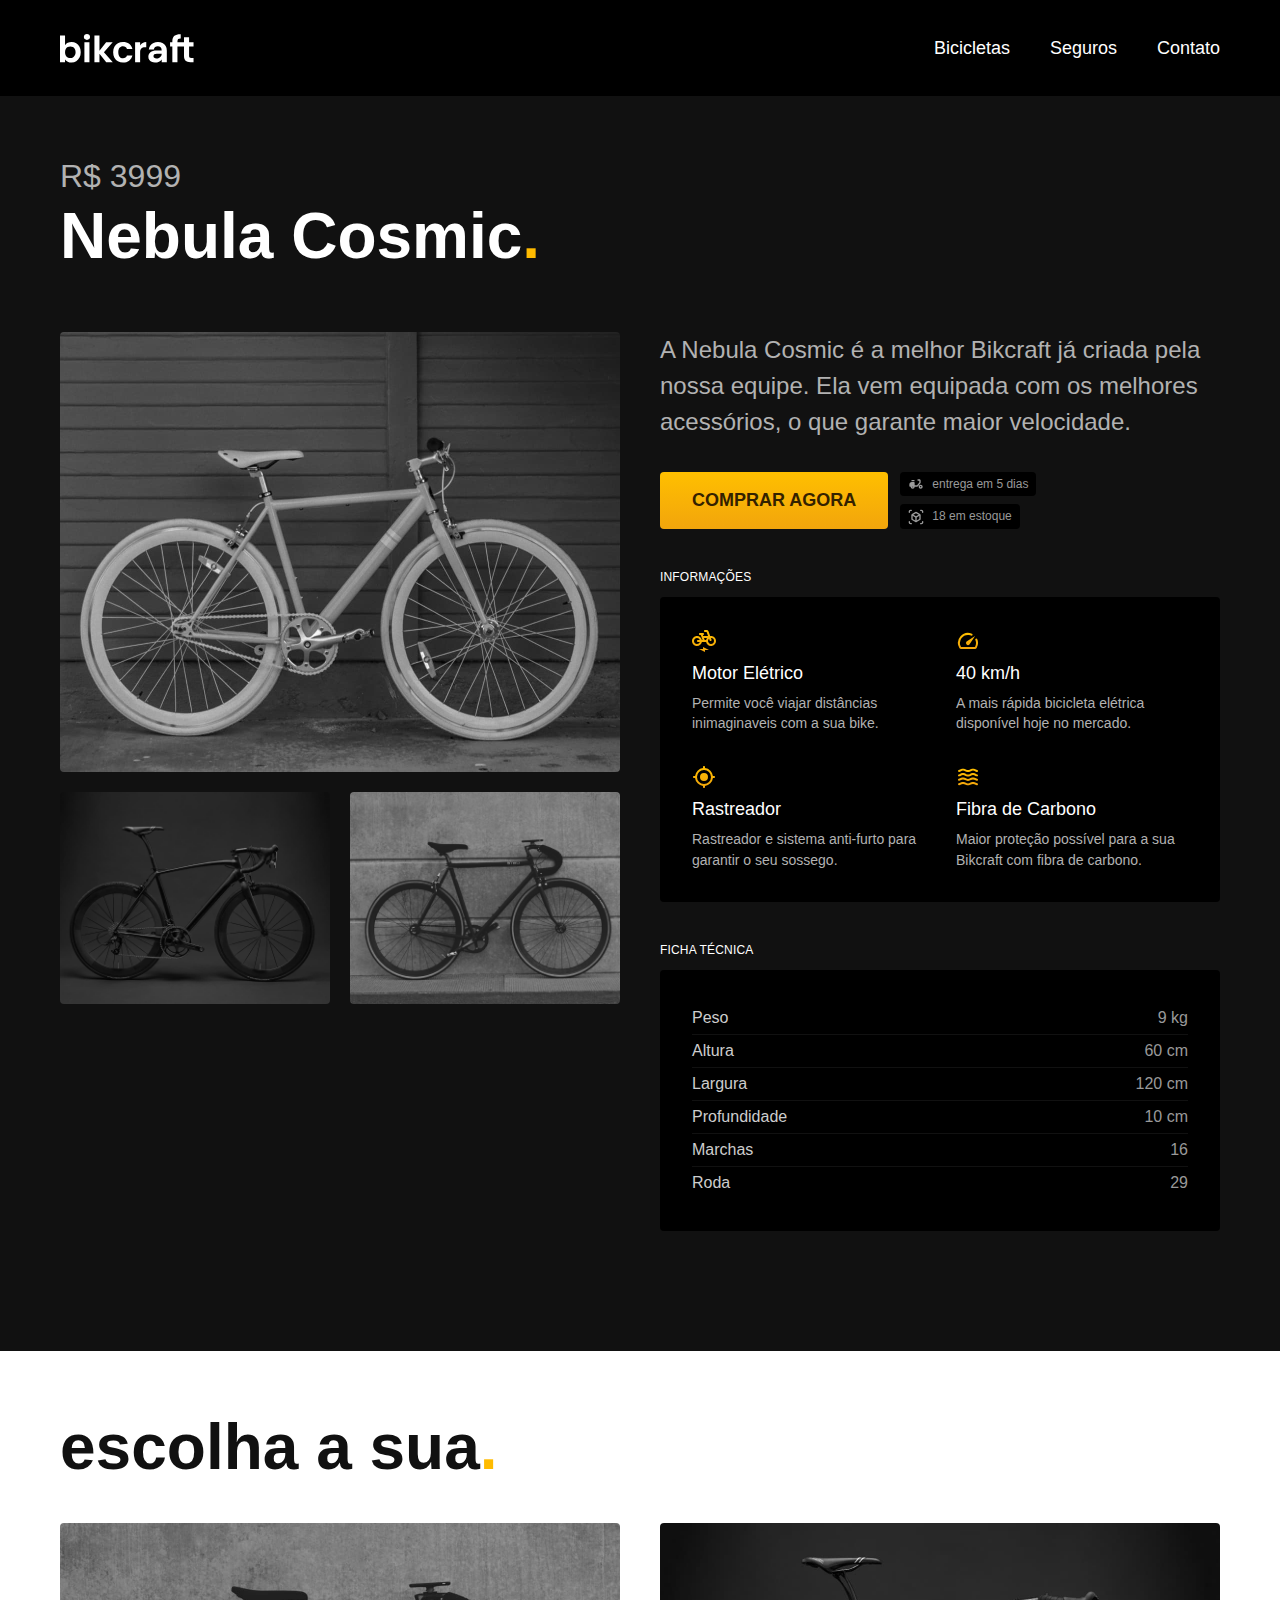
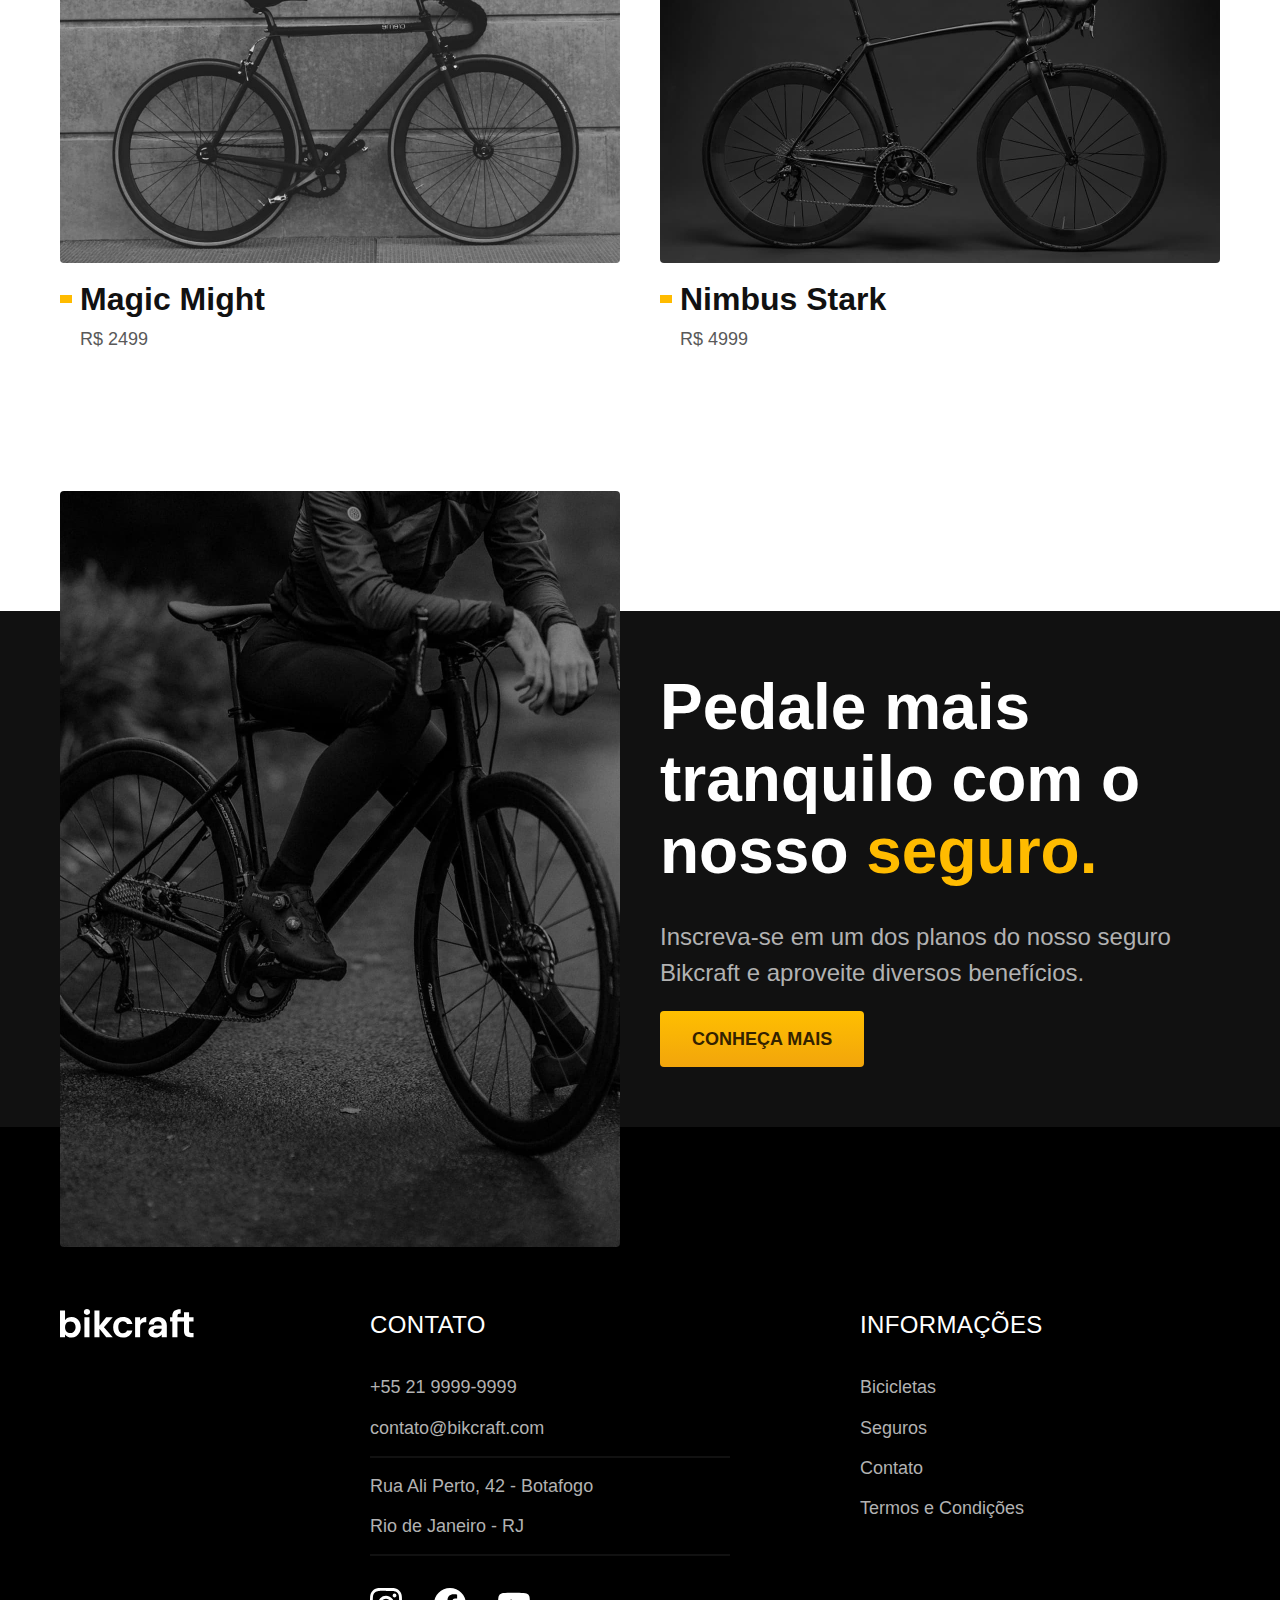
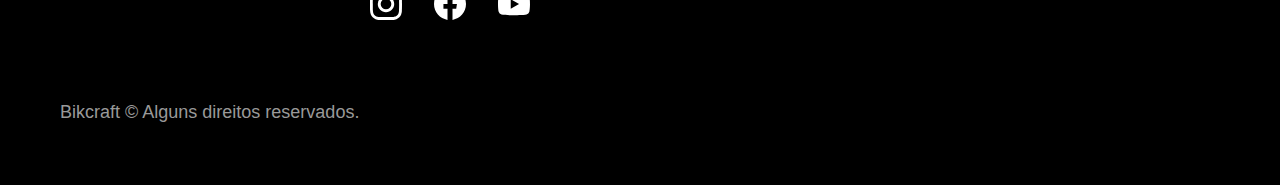
<file: bicicletas/nebula.html>
<!DOCTYPE html>
<html lang="pt-br">

<head>
  <meta charset="UTF-8">
  <meta name="viewport" content="width=device-width, initial-scale=1.0">

  <title>Nebula | Bikcraft</title>
  <meta name="description" content="Nebula.">

  <link rel="stylesheet" href="../css/style.css">
  <script>
    document.documentElement.classList.add('js');
  </script>
</head>

<body id="bicicleta">
  <header class="header-bg">
    <div class="header container">
      <a href="../">
        <img src="../img/bikcraft.svg" alt="Bikcraft">
      </a>

      <nav aria-label="primaria">
        <ul class="header-menu font-1-m cor-0">
          <li><a href="../bicicletas.html">Bicicletas</a></li>
          <li><a href="../seguros.html">Seguros</a></li>
          <li><a href="../contato.html">Contato</a></li>
        </ul>
      </nav>
    </div>
  </header>

  <main class="titulo-bg">
    <div>
      <div class="titulo container">
        <p class="font-2-xl cor-5">R$ 3999</p>
        <h1 class="font-1-xxl cor-0">Nebula Cosmic<span class="cor-p1">.</span></h1>
      </div>
    </div>
    <div class="bicicleta container">
      <div class="bicicleta-imagens">
        <img src="../img/bicicleta/nimbus3.jpg" alt="">
        <img src="../img/bicicleta/nimbus1.jpg" alt="">
        <img src="../img/bicicleta/nimbus2.jpg" alt="">
      </div>
      <div class="bicicleta-conteudo">
        <p class="font-2-l cor-5">A Nebula Cosmic é a melhor Bikcraft já criada pela nossa equipe. Ela vem equipada com os melhores acessórios, o que garante maior velocidade.</p>
        <div class="bicicleta-comprar">
          <a class="botao" href="../orcamento.html?tipo=bikcraft&produto=nebula">Comprar Agora</a>
          <span class="font-1-xs cor-6"><img src="../img/icones/entrega.svg" alt=""> entrega em 5 dias</span>
          <span class="font-1-xs cor-6"><img src="../img/icones/estoque.svg" alt=""> 18 em estoque</span>
        </div>

        <h2 class="font-1-xs cor-0">Informações</h2>
        <ul class="bicicleta-informacoes">
          <li>
            <img src="../img/icones/eletrica.svg" alt="">
            <h3 class="font-1-m cor-0">Motor Elétrico</h3>
            <p class="font-2-xs cor-5">Permite você viajar distâncias inimaginaveis com a sua bike.</p>
          </li>
          <li>
            <img src="../img/icones/velocidade.svg" alt="">
            <h3 class="font-1-m cor-0">40 km/h</h3>
            <p class="font-2-xs cor-5">A mais rápida bicicleta elétrica disponível hoje no mercado.</p>
          </li>
          <li>
            <img src="../img/icones/rastreador.svg" alt="">
            <h3 class="font-1-m cor-0">Rastreador</h3>
            <p class="font-2-xs cor-5">Rastreador e sistema anti-furto para garantir o seu sossego.</p>
          </li>
          <li>
            <img src="../img/icones/carbono.svg" alt="">
            <h3 class="font-1-m cor-0">Fibra de Carbono</h3>
            <p class="font-2-xs cor-5">Maior proteção possível para a sua Bikcraft com fibra de carbono.</p>
          </li>
        </ul>
        <h2 class="font-1-xs cor-0">Ficha Técnica</h2>
        <ul class="bicicleta-ficha font-2-s cor-4">
          <li>Peso <span>9 kg</span></li>
          <li>Altura <span>60 cm</span></li>
          <li>Largura <span>120 cm</span></li>
          <li>Profundidade <span>10 cm</span></li>
          <li>Marchas <span>16</span></li>
          <li>Roda <span>29</span></li>
        </ul>
      </div>
    </div>
  </main>

  <article class="bicicletas-lista container">
    <h2 class="font-1-xxl">escolha a sua<span class="cor-p1">.</span></h2>

    <ul>
      <li>
        <a href="./magic.html">
          <img src="../img/bicicletas/magic.jpg" alt="Bicicleta preta">
          <h3 class="font-1-xl">Magic Might</h3>
          <span class="font-2-m cor-8">R$ 2499</span>
        </a>
      </li>
      <li>
        <a href="./nimbus.html">
          <img src="../img/bicicletas/nimbus.jpg" alt="Bicicleta preta">
          <h3 class="font-1-xl">Nimbus Stark</h3>
          <span class="font-2-m cor-8">R$ 4999</span>
        </a>
      </li>
    </ul>
  </article>

  <article class="seguro-bg">
    <div class="seguro container">
      <div class="seguro-imagem">
        <img src="../img/fotos/seguros.jpg" alt="Pessoa parada em cima de uma bicicleta.">
      </div>
      <div class="seguro-conteudo">
        <h2 class="font-1-xxl cor-0">Pedale mais tranquilo com o nosso <span class="cor-p1">seguro.</span></h2>
        <p class="font-2-l cor-5">Inscreva-se em um dos planos do nosso seguro Bikcraft e aproveite diversos benefícios.</p>
        <a class="botao" href="../seguros.html">Conheça Mais</a>
      </div>
    </div>
  </article>

  <footer class="footer-bg">
    <div class="footer container">
      <img src="../img/bikcraft.svg" alt="Bikcraft">
      <div class="footer-contato">
        <h3 class="font-2-l-b cor-0">Contato</h3>
        <ul class="font-2-m cor-5">
          <li><a href="tel:+552199999999">+55 21 9999-9999</a></li>
          <li><a href="mailto:contato@bikcraft.com">contato@bikcraft.com</a></li>
          <li>Rua Ali Perto, 42 - Botafogo</li>
          <li>Rio de Janeiro - RJ</li>
        </ul>
        <div class="footer-redes">
          <a href="../">
            <img src="../img/redes/instagram.svg" alt="Instagram">
          </a>
          <a href="../">
            <img src="../img/redes/facebook.svg" alt="Facebook">
          </a>
          <a href="../">
            <img src="../img/redes/youtube.svg" alt="Youtube">
          </a>
        </div>
      </div>
      <div class="footer-informacoes">
        <h3 class="font-2-l-b cor-0">Informações</h3>
        <nav>
          <ul class="font-1-m cor-5">
            <li><a href="../bicicletas.html">Bicicletas</a></li>
            <li><a href="../seguros.html">Seguros</a></li>
            <li><a href="../contato.html">Contato</a></li>
            <li><a href="../termos.html">Termos e Condições</a></li>
          </ul>
        </nav>
      </div>
      <p class="footer-copy font-2-m cor-6">Bikcraft © Alguns direitos reservados.</p>
    </div>
  </footer>
  <script src="../js/script.js"></script>
</body>

</html>
</file>
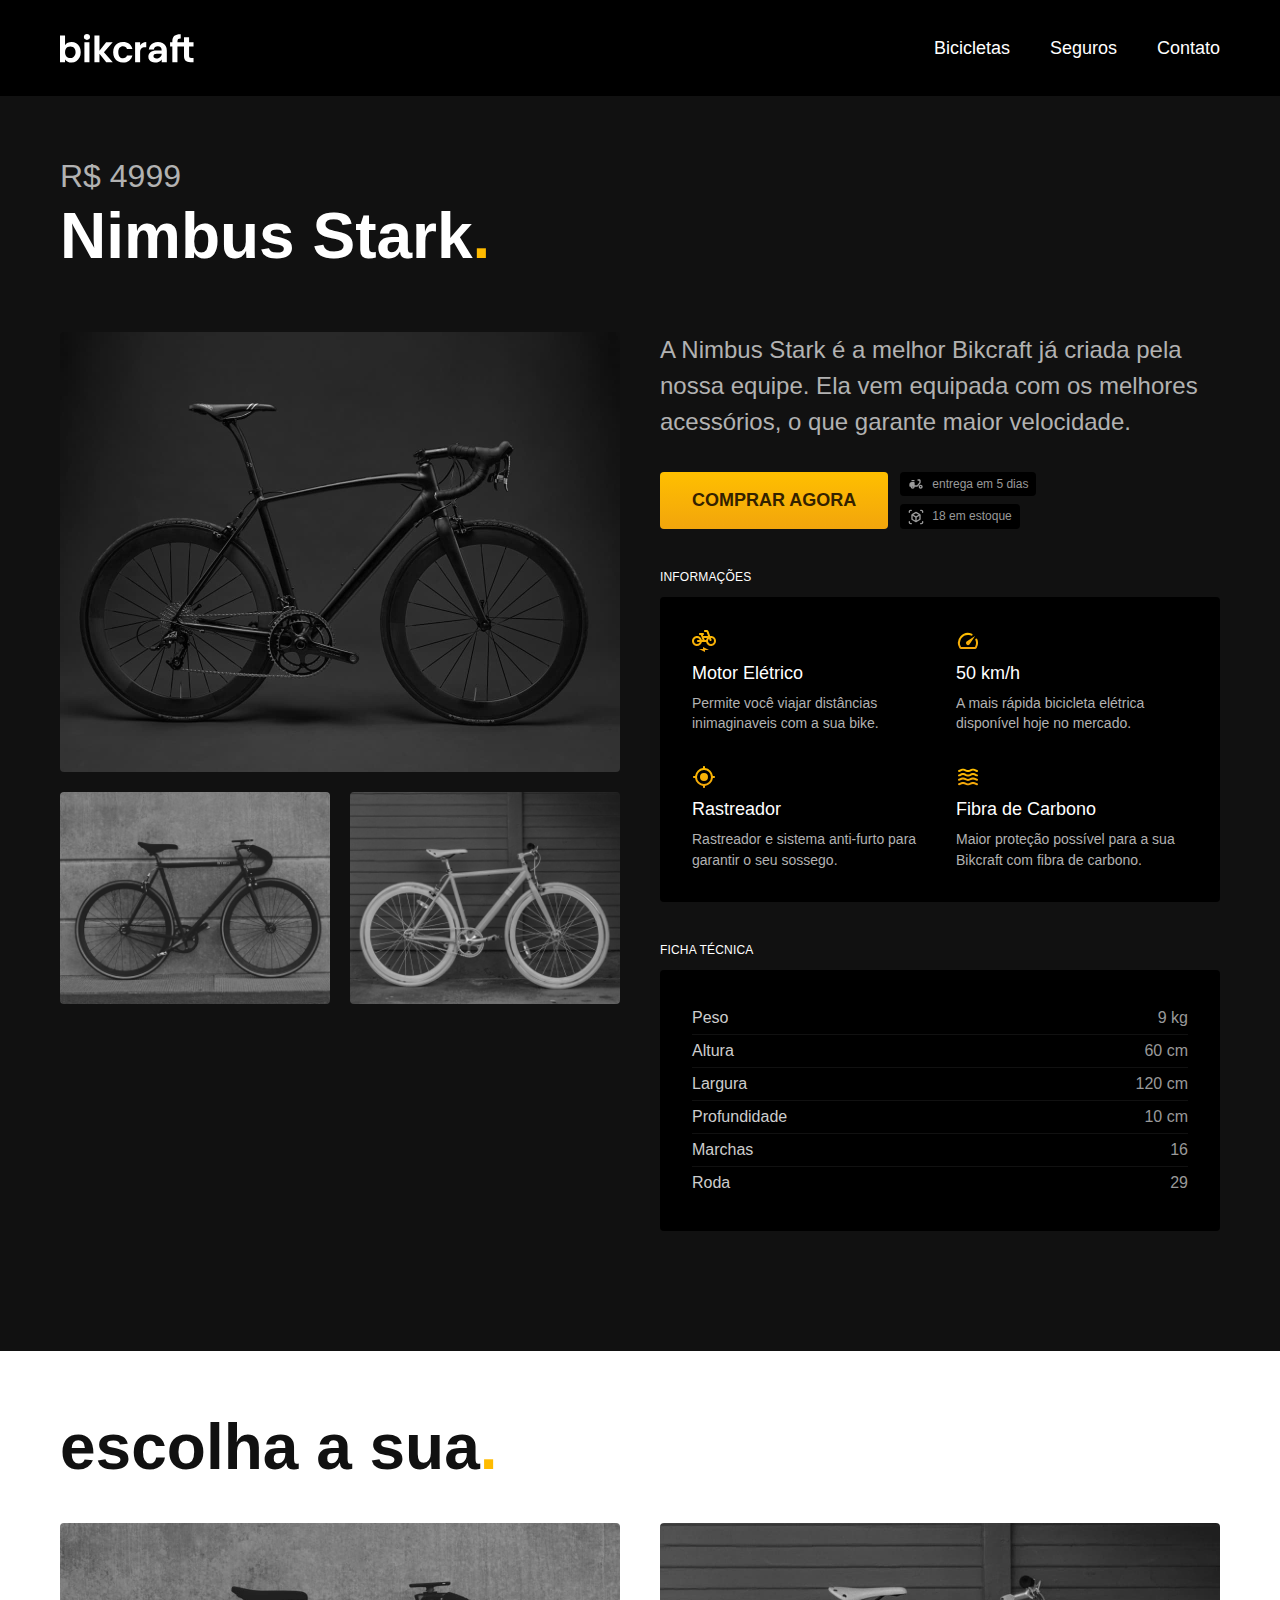
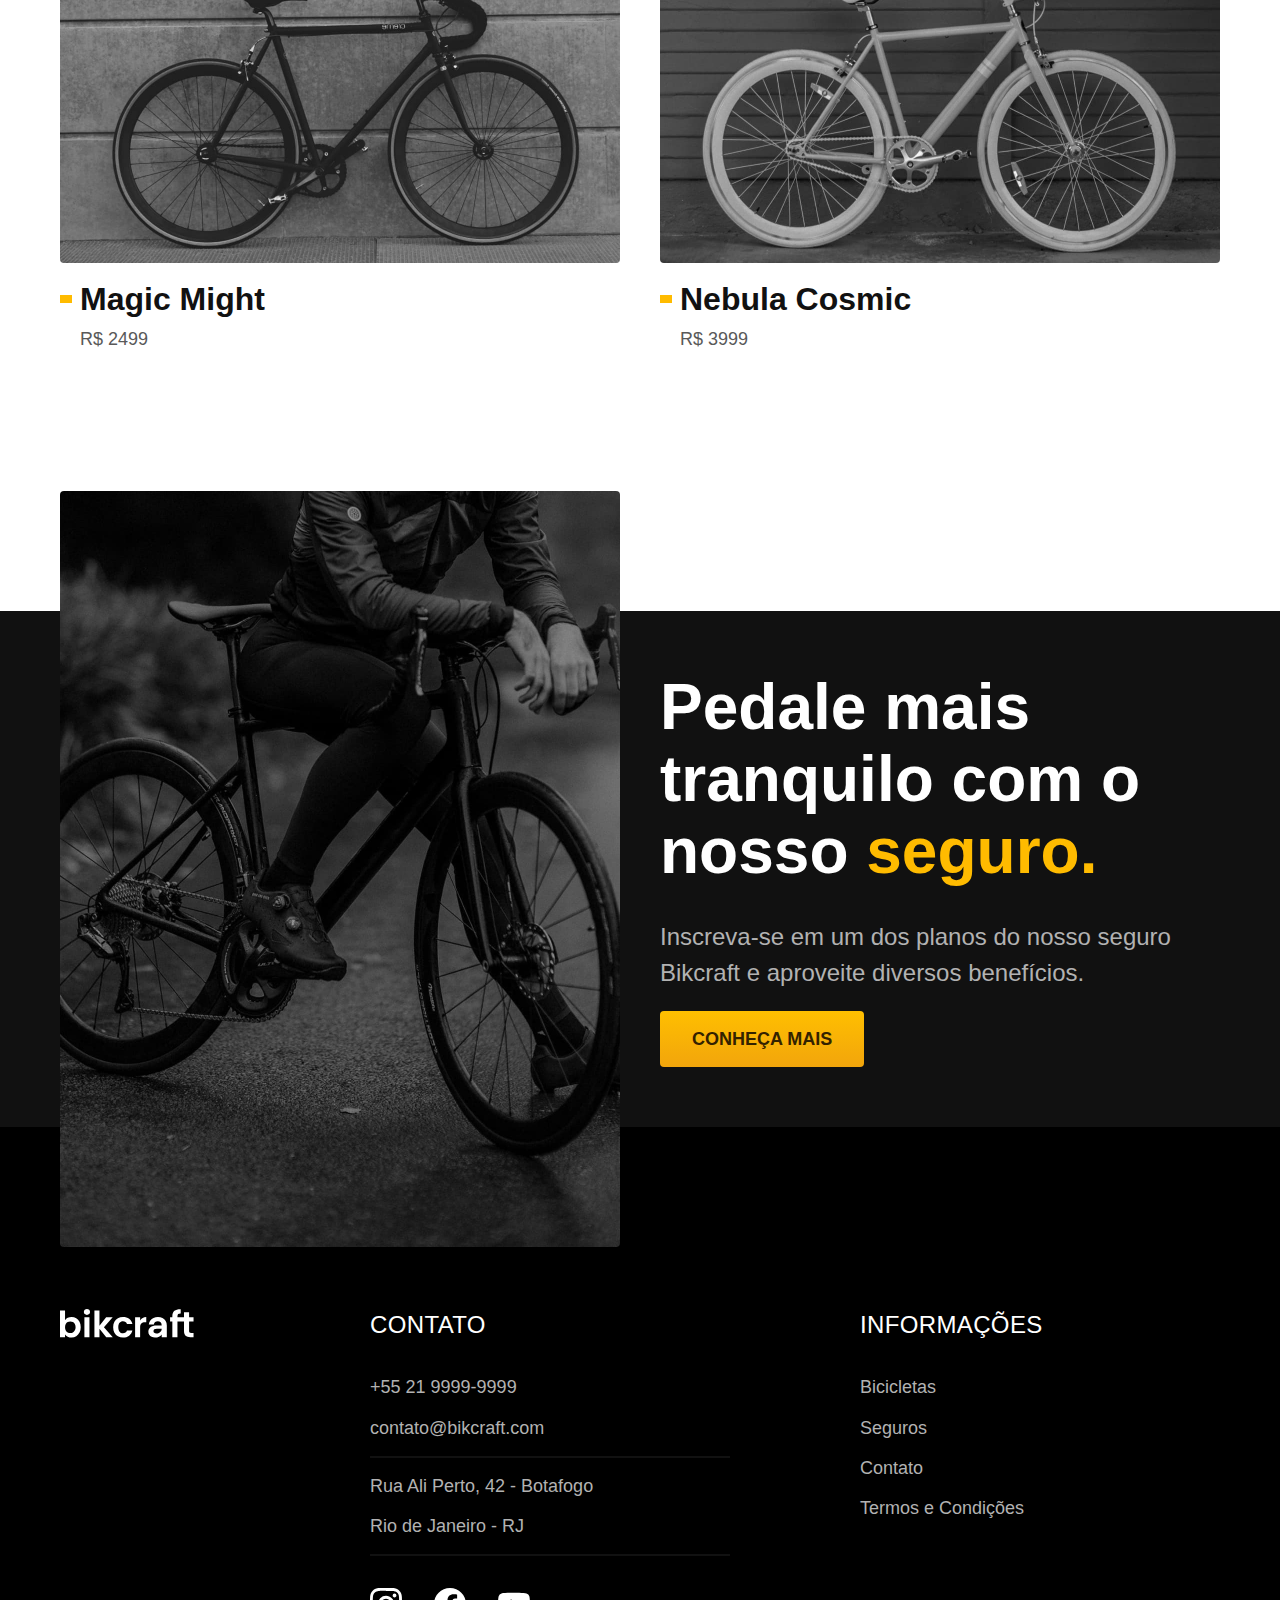
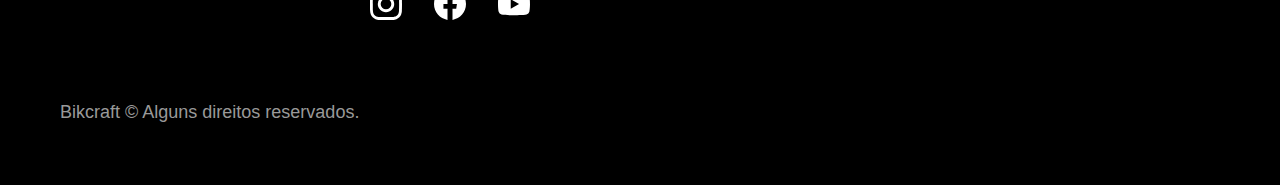
<file: bicicletas/nimbus.html>
<!DOCTYPE html>
<html lang="pt-br">

<head>
  <meta charset="UTF-8">
  <meta name="viewport" content="width=device-width, initial-scale=1.0">

  <title>Nimbus | Bikcraft</title>
  <meta name="description" content="Nimbus.">

  <link rel="stylesheet" href="../css/style.css">
  <script>
    document.documentElement.classList.add('js');
  </script>
</head>

<body id="bicicleta">
  <header class="header-bg">
    <div class="header container">
      <a href="../">
        <img src="../img/bikcraft.svg" alt="Bikcraft">
      </a>

      <nav aria-label="primaria">
        <ul class="header-menu font-1-m cor-0">
          <li><a href="../bicicletas.html">Bicicletas</a></li>
          <li><a href="../seguros.html">Seguros</a></li>
          <li><a href="../contato.html">Contato</a></li>
        </ul>
      </nav>
    </div>
  </header>

  <main class="titulo-bg">
    <div>
      <div class="titulo container">
        <p class="font-2-xl cor-5">R$ 4999</p>
        <h1 class="font-1-xxl cor-0">Nimbus Stark<span class="cor-p1">.</span></h1>
      </div>
    </div>
    <div class="bicicleta container">
      <div class="bicicleta-imagens">
        <img src="../img/bicicleta/nimbus1.jpg" alt="">
        <img src="../img/bicicleta/nimbus2.jpg" alt="">
        <img src="../img/bicicleta/nimbus3.jpg" alt="">
      </div>
      <div class="bicicleta-conteudo">
        <p class="font-2-l cor-5">A Nimbus Stark é a melhor Bikcraft já criada pela nossa equipe. Ela vem equipada com os melhores acessórios, o que garante maior velocidade.</p>
        <div class="bicicleta-comprar">
          <a class="botao" href="../orcamento.html?tipo=bikcraft&produto=nimbus">Comprar Agora</a>
          <span class="font-1-xs cor-6"><img src="../img/icones/entrega.svg" alt=""> entrega em 5 dias</span>
          <span class="font-1-xs cor-6"><img src="../img/icones/estoque.svg" alt=""> 18 em estoque</span>
        </div>

        <h2 class="font-1-xs cor-0">Informações</h2>
        <ul class="bicicleta-informacoes">
          <li>
            <img src="../img/icones/eletrica.svg" alt="">
            <h3 class="font-1-m cor-0">Motor Elétrico</h3>
            <p class="font-2-xs cor-5">Permite você viajar distâncias inimaginaveis com a sua bike.</p>
          </li>
          <li>
            <img src="../img/icones/velocidade.svg" alt="">
            <h3 class="font-1-m cor-0">50 km/h</h3>
            <p class="font-2-xs cor-5">A mais rápida bicicleta elétrica disponível hoje no mercado.</p>
          </li>
          <li>
            <img src="../img/icones/rastreador.svg" alt="">
            <h3 class="font-1-m cor-0">Rastreador</h3>
            <p class="font-2-xs cor-5">Rastreador e sistema anti-furto para garantir o seu sossego.</p>
          </li>
          <li>
            <img src="../img/icones/carbono.svg" alt="">
            <h3 class="font-1-m cor-0">Fibra de Carbono</h3>
            <p class="font-2-xs cor-5">Maior proteção possível para a sua Bikcraft com fibra de carbono.</p>
          </li>
        </ul>
        <h2 class="font-1-xs cor-0">Ficha Técnica</h2>
        <ul class="bicicleta-ficha font-2-s cor-4">
          <li>Peso <span>9 kg</span></li>
          <li>Altura <span>60 cm</span></li>
          <li>Largura <span>120 cm</span></li>
          <li>Profundidade <span>10 cm</span></li>
          <li>Marchas <span>16</span></li>
          <li>Roda <span>29</span></li>
        </ul>
      </div>
    </div>
  </main>

  <article class="bicicletas-lista container">
    <h2 class="font-1-xxl">escolha a sua<span class="cor-p1">.</span></h2>

    <ul>
      <li>
        <a href="./magic.html">
          <img src="../img/bicicletas/magic.jpg" alt="Bicicleta preta">
          <h3 class="font-1-xl">Magic Might</h3>
          <span class="font-2-m cor-8">R$ 2499</span>
        </a>
      </li>
      <li>
        <a href="./nebula.html">
          <img src="../img/bicicletas/nebula.jpg" alt="Bicicleta preta">
          <h3 class="font-1-xl">Nebula Cosmic</h3>
          <span class="font-2-m cor-8">R$ 3999</span>
        </a>
      </li>
    </ul>
  </article>

  <article class="seguro-bg">
    <div class="seguro container">
      <div class="seguro-imagem">
        <img src="../img/fotos/seguros.jpg" alt="Pessoa parada em cima de uma bicicleta.">
      </div>
      <div class="seguro-conteudo">
        <h2 class="font-1-xxl cor-0">Pedale mais tranquilo com o nosso <span class="cor-p1">seguro.</span></h2>
        <p class="font-2-l cor-5">Inscreva-se em um dos planos do nosso seguro Bikcraft e aproveite diversos benefícios.</p>
        <a class="botao" href="../seguros.html">Conheça Mais</a>
      </div>
    </div>
  </article>

  <footer class="footer-bg">
    <div class="footer container">
      <img src="../img/bikcraft.svg" alt="Bikcraft">
      <div class="footer-contato">
        <h3 class="font-2-l-b cor-0">Contato</h3>
        <ul class="font-2-m cor-5">
          <li><a href="tel:+552199999999">+55 21 9999-9999</a></li>
          <li><a href="mailto:contato@bikcraft.com">contato@bikcraft.com</a></li>
          <li>Rua Ali Perto, 42 - Botafogo</li>
          <li>Rio de Janeiro - RJ</li>
        </ul>
        <div class="footer-redes">
          <a href="../">
            <img src="../img/redes/instagram.svg" alt="Instagram">
          </a>
          <a href="../">
            <img src="../img/redes/facebook.svg" alt="Facebook">
          </a>
          <a href="../">
            <img src="../img/redes/youtube.svg" alt="Youtube">
          </a>
        </div>
      </div>
      <div class="footer-informacoes">
        <h3 class="font-2-l-b cor-0">Informações</h3>
        <nav>
          <ul class="font-1-m cor-5">
            <li><a href="../bicicletas.html">Bicicletas</a></li>
            <li><a href="../seguros.html">Seguros</a></li>
            <li><a href="../contato.html">Contato</a></li>
            <li><a href="../termos.html">Termos e Condições</a></li>
          </ul>
        </nav>
      </div>
      <p class="footer-copy font-2-m cor-6">Bikcraft © Alguns direitos reservados.</p>
    </div>
  </footer>
  <script src="../js/script.js"></script>
</body>

</html>
</file>
<file: css/style.css>
@import url(./global/header.css);
@import url(./global/global.css);
@import url(./home/introducao.css);
@import url(./utilidades/componentes.css);
@import url(./utilidades/tipografia.css);
@import url(./utilidades/cores.css);
@import url(./bicicletas/bicicletas-lista.css);
@import url(./home/tecnologia.css);
@import url(./home/parceiros.css);
@import url(./home/depoimento.css);
@import url(./seguros/seguros.css);
@import url(./global/footer.css);
@import url(./termos/termos.css);
@import url(./bicicletas/bicicletas.css);
@import url(./seguros/vantagens.css);
@import url(./seguros/perguntas.css);
@import url(./bicicleta/bicicleta.css);
@import url(./bicicleta/seguro.css);
@import url(./utilidades/formulario.css);
@import url(./contato/contato.css);
@import url(./contato/lojas.css);
@import url(./orcamento/orcamento.css);
@import url(./utilidades/animacao.css);
</file>
